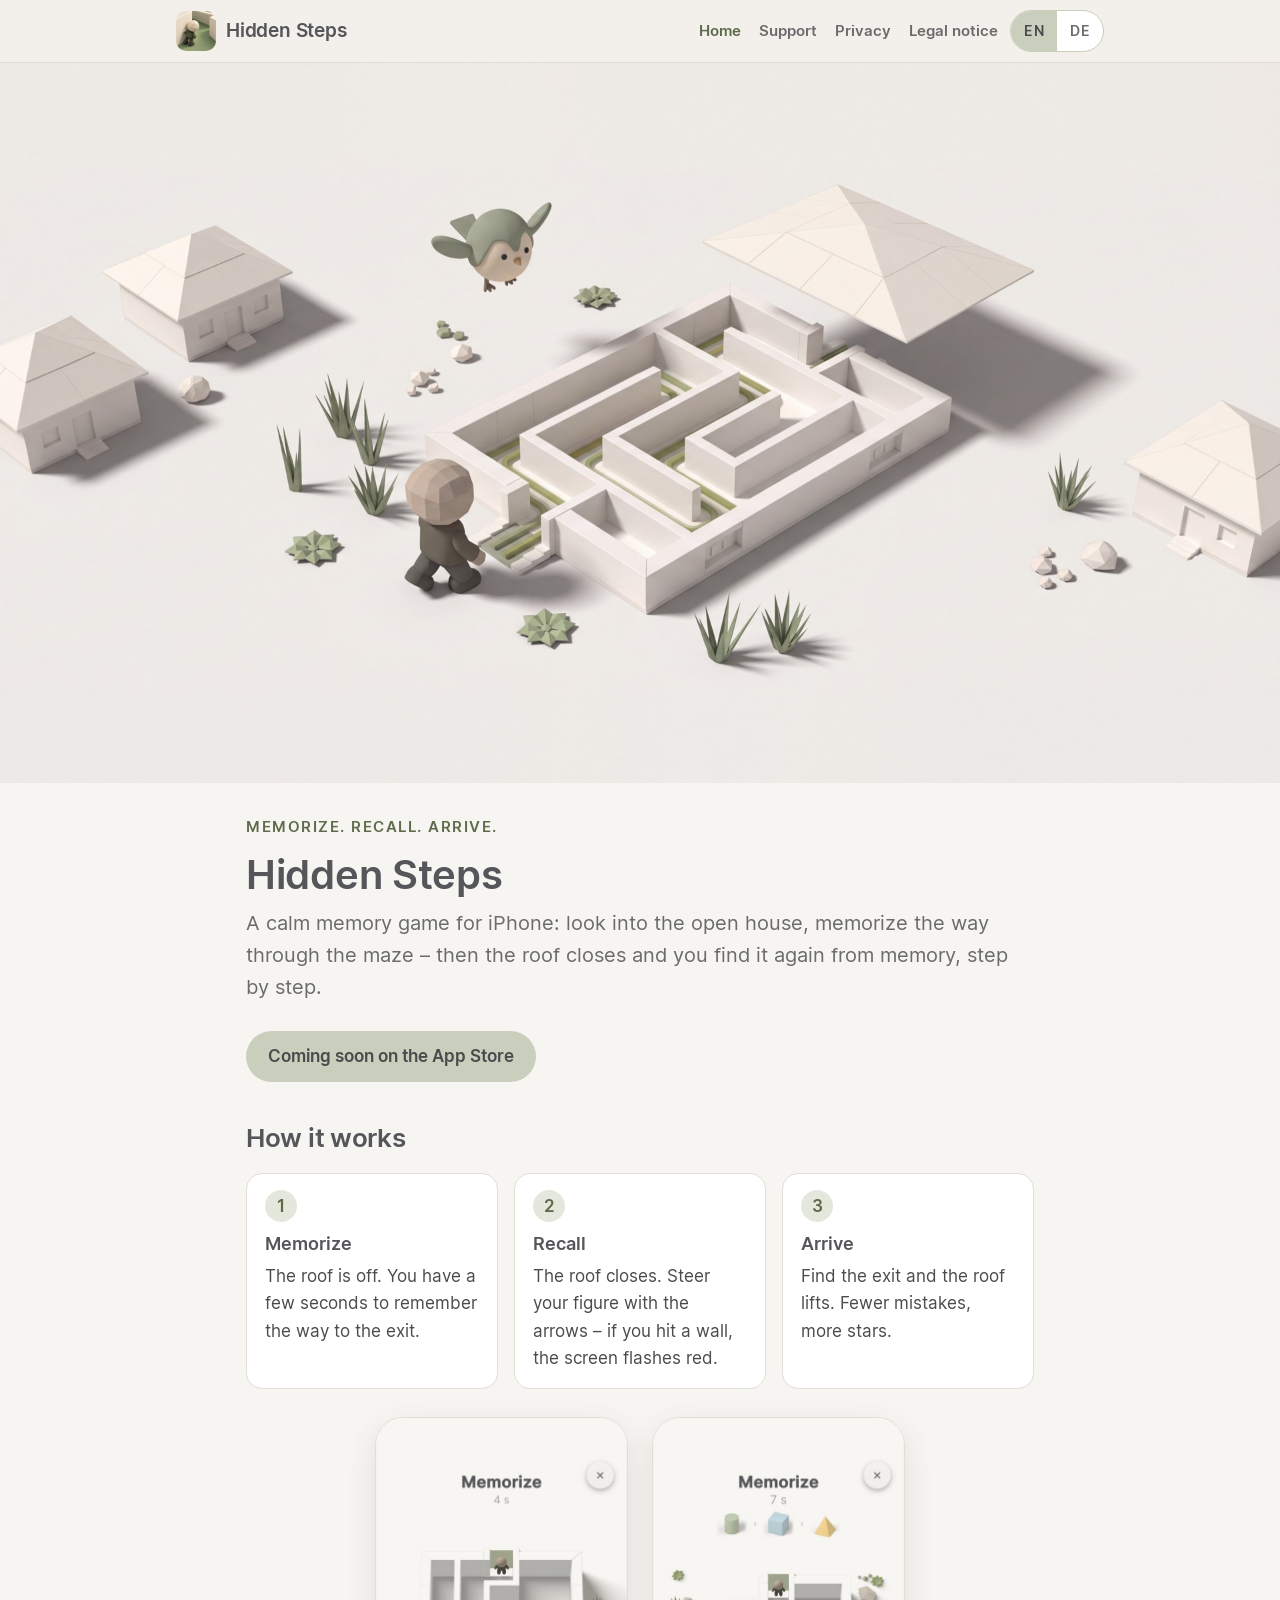
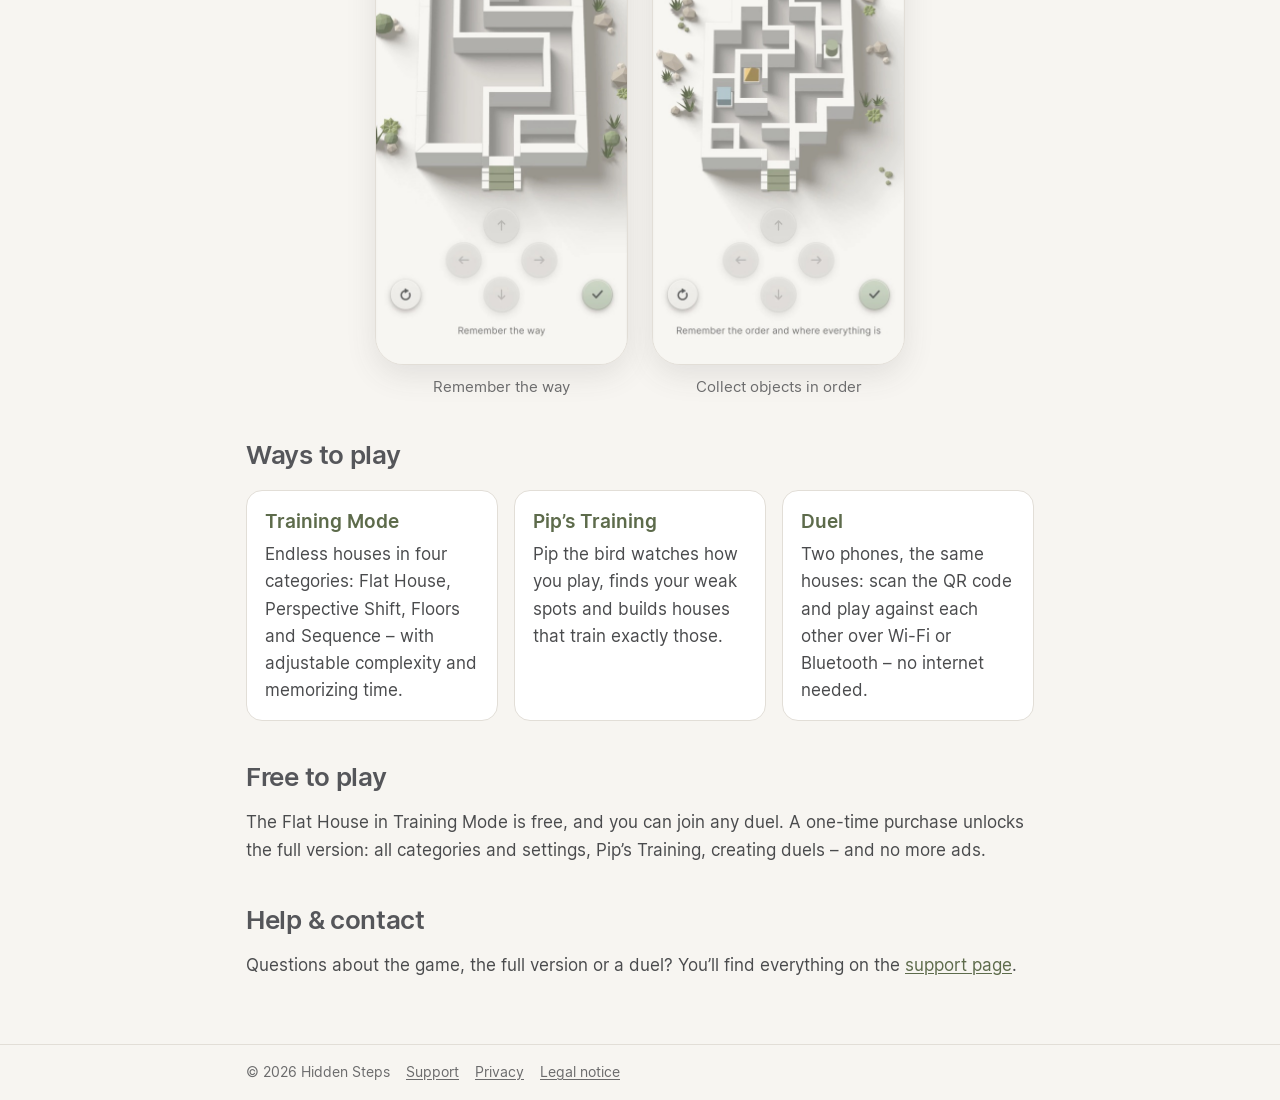
<file: index.html>
<!doctype html>
<html lang="en">
<head>
  <meta charset="utf-8">
  <meta name="viewport" content="width=device-width, initial-scale=1">
  <title>Hidden Steps – Memory Maze</title>
  <meta name="description" content="Hidden Steps – a memory maze for iPhone. Look into the open house, memorize the way, then walk it with the roof closed.">
  <link rel="alternate" hreflang="en" href="https://hiddenstepsmemorymaze.com/">
  <link rel="alternate" hreflang="de" href="https://hiddenstepsmemorymaze.com/de.html">
  <link rel="alternate" hreflang="x-default" href="https://hiddenstepsmemorymaze.com/">
  <link rel="icon" href="assets/favicon.png">
  <link rel="apple-touch-icon" href="assets/apple-touch-icon.png">
  <link rel="stylesheet" href="assets/style.css">
</head>
<body>
  <header class="top">
    <div class="top__inner">
      <a class="top__brand" href="./"><img src="assets/icon.png" alt="">Hidden Steps</a>
      <nav>
        <a href="./" aria-current="page">Home</a>
        <a href="help.html">Support</a>
        <a href="privacy.html">Privacy</a>
        <a href="legal.html">Legal notice</a>
      </nav>
      <div class="lang" role="group" aria-label="Choose language">
        <a href="./" hreflang="en" lang="en" aria-label="English" aria-current="true">EN</a>
        <a href="de.html" hreflang="de" lang="de" aria-label="Deutsch">DE</a>
      </div>
    </div>
  </header>

  <div class="hero">
    <img src="assets/header.jpg" width="1920" height="1080" alt="Hidden Steps – an open maze house with its roof lifted, a small figure walking to the steps and Pip the bird flying above">
  </div>

  <main>
    <p class="motto">Memorize. Recall. Arrive.</p>
    <h1>Hidden Steps</h1>
    <p class="lead">A calm memory game for iPhone: look into the open house, memorize the way through the maze –
      then the roof closes and you find it again from memory, step by step.</p>
    <span class="store">Coming soon on the App Store</span>

    <h2>How it works</h2>
    <ol class="schritte">
      <li><strong>Memorize</strong><p>The roof is off. You have a few seconds to remember the way to the exit.</p></li>
      <li><strong>Recall</strong><p>The roof closes. Steer your figure with the arrows – if you hit a wall, the screen
        flashes red.</p></li>
      <li><strong>Arrive</strong><p>Find the exit and the roof lifts. Fewer mistakes, more stars.</p></li>
    </ol>

    <div class="fotos">
      <figure><img src="assets/shot-memorize.jpg" width="506" height="1100" loading="lazy"
        alt="Hidden Steps screenshot: an open maze house seen from above while memorizing"><figcaption>Remember the way</figcaption></figure>
      <figure><img src="assets/shot-sequence.jpg" width="506" height="1100" loading="lazy"
        alt="Hidden Steps screenshot: a maze house with a cylinder, a cube and a pyramid to collect in order"><figcaption>Collect objects in order</figcaption></figure>
    </div>

    <h2>Ways to play</h2>
    <div class="cards">
      <div class="card"><strong>Training Mode</strong><p>Endless houses in four categories: Flat House, Perspective Shift,
        Floors and Sequence – with adjustable complexity and memorizing time.</p></div>
      <div class="card"><strong>Pip’s Training</strong><p>Pip the bird watches how you play, finds your weak spots and builds
        houses that train exactly those.</p></div>
      <div class="card"><strong>Duel</strong><p>Two phones, the same houses: scan the QR code and play against each other over
        Wi-Fi or Bluetooth – no internet needed.</p></div>
    </div>

    <h2>Free to play</h2>
    <p>The Flat House in Training Mode is free, and you can join any duel. A one-time purchase unlocks the full version:
      all categories and settings, Pip’s Training, creating duels – and no more ads.</p>

    <h2>Help &amp; contact</h2>
    <p>Questions about the game, the full version or a duel? You’ll find everything on the <a href="help.html">support page</a>.</p>
  </main>

  <footer>
    <div class="inner">
      <span>© 2026 Hidden Steps</span>
      <a href="help.html">Support</a>
      <a href="privacy.html">Privacy</a>
      <a href="legal.html">Legal notice</a>
    </div>
  </footer>
</body>
</html>
</file>
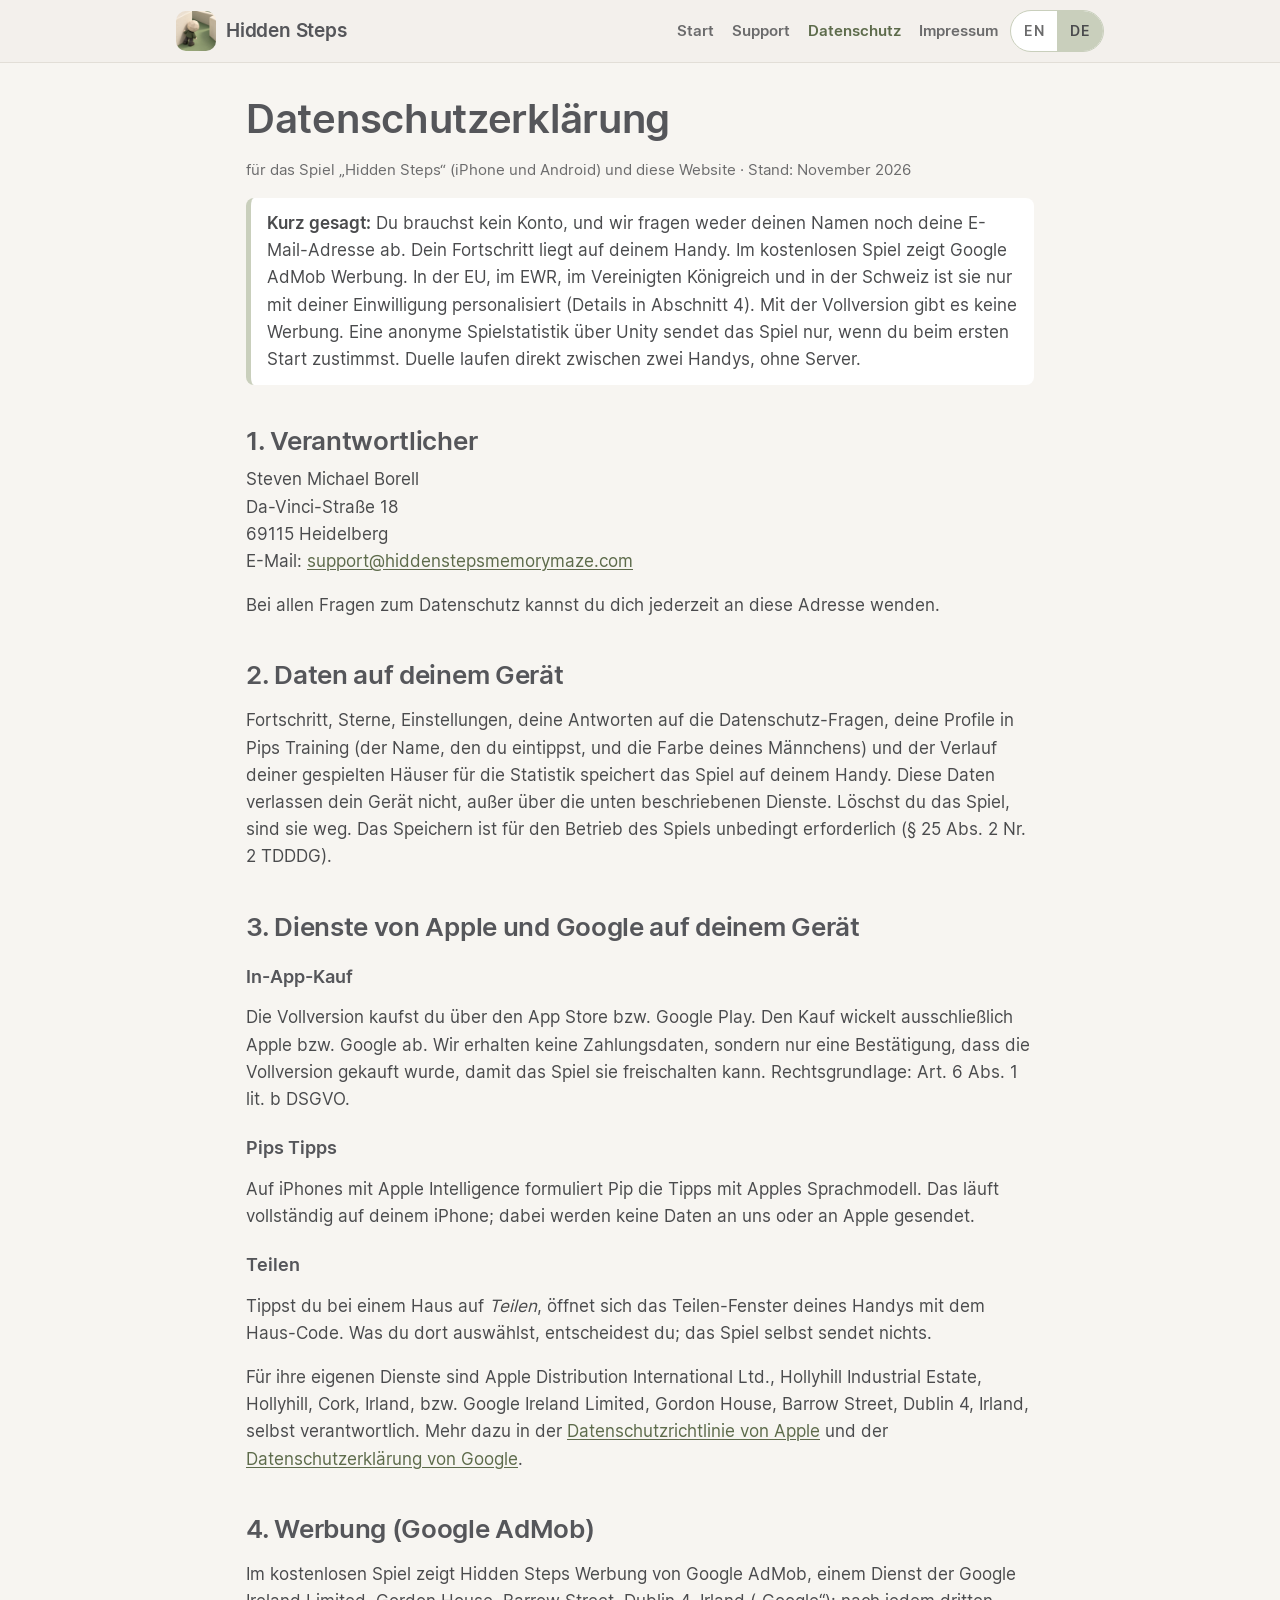
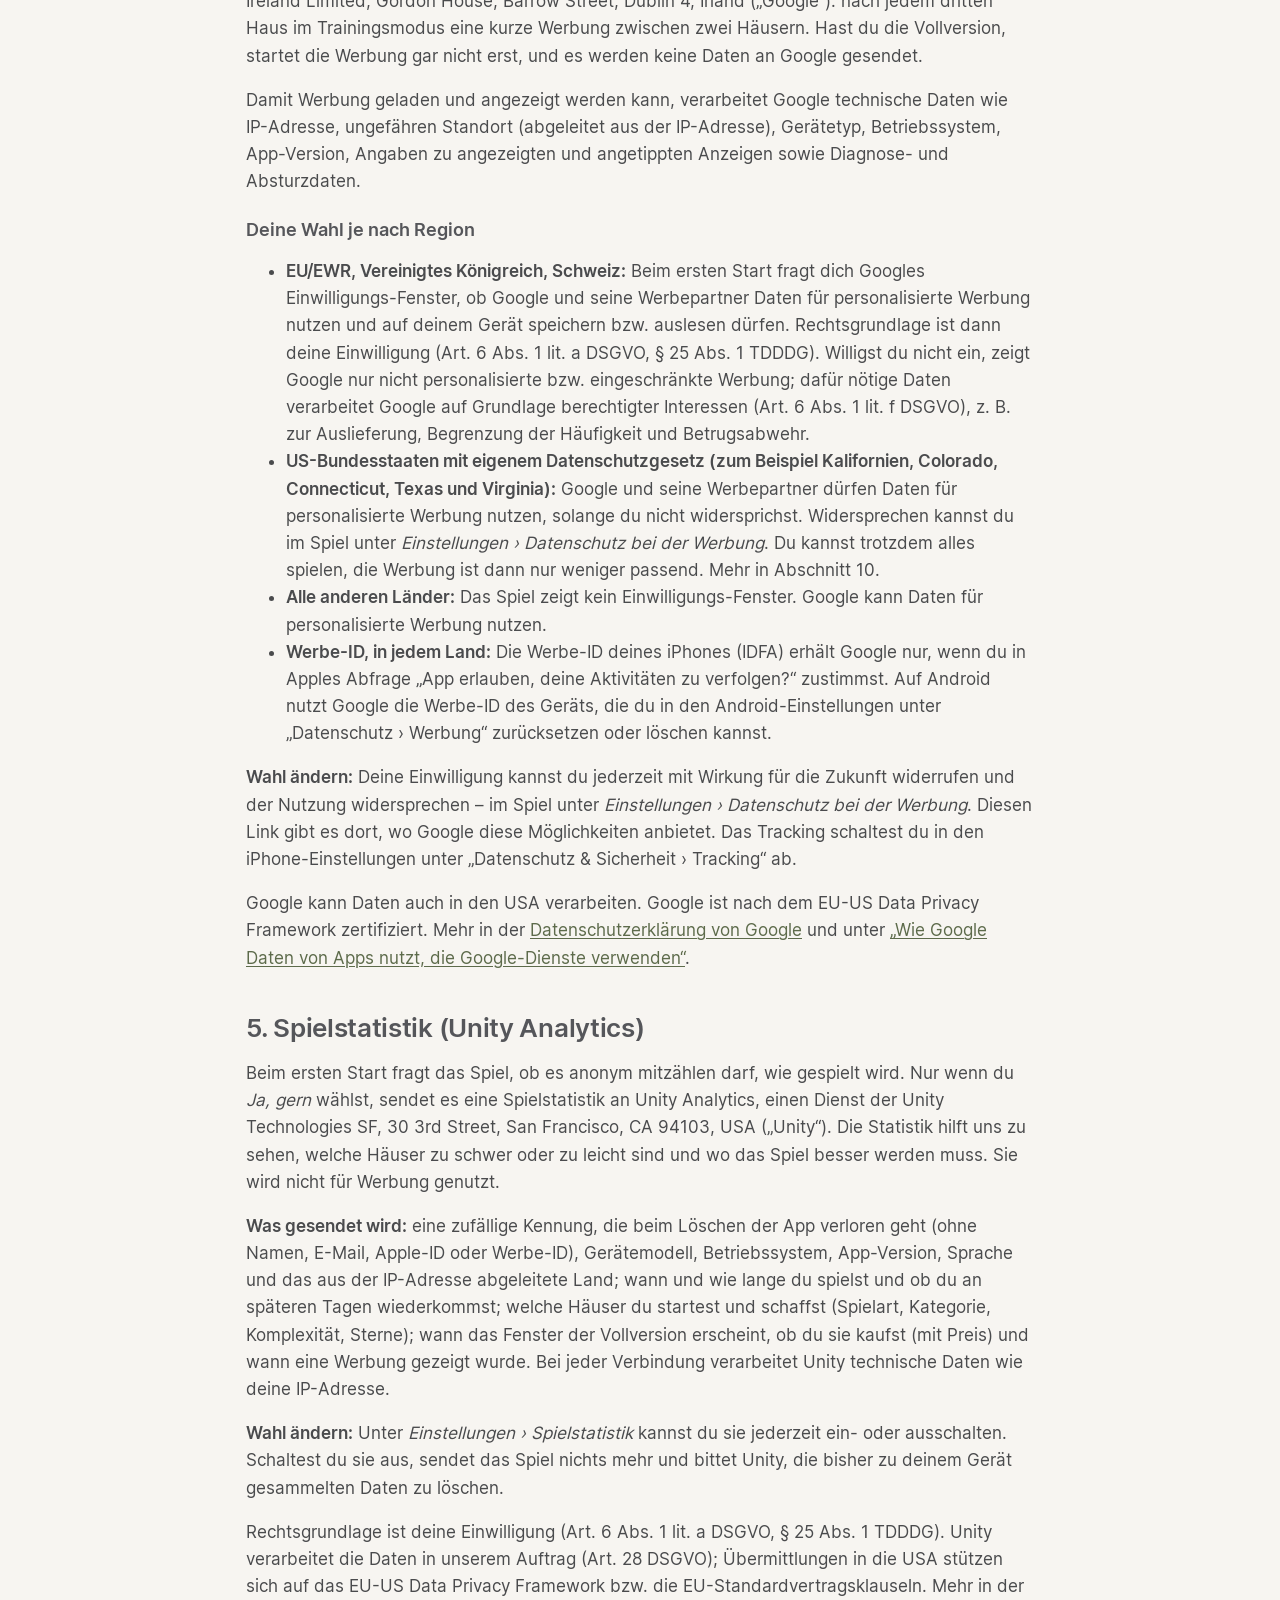
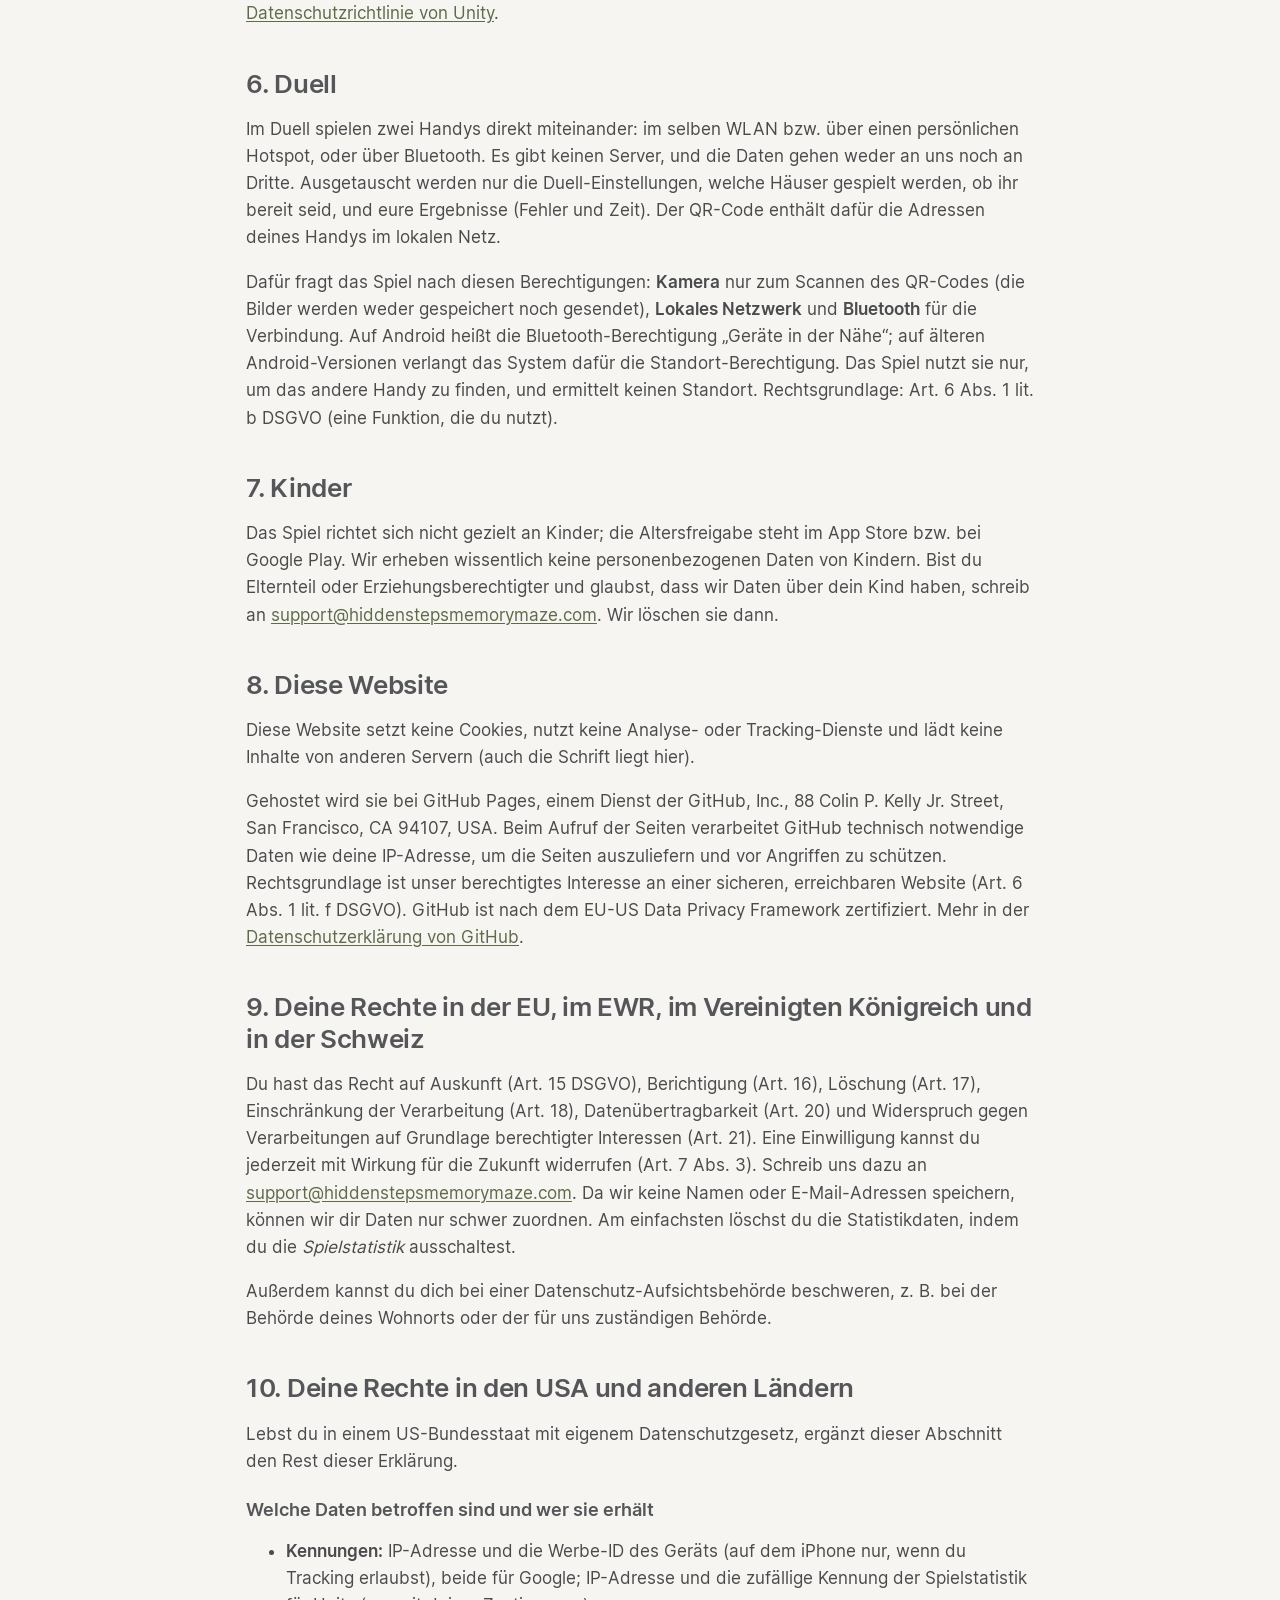
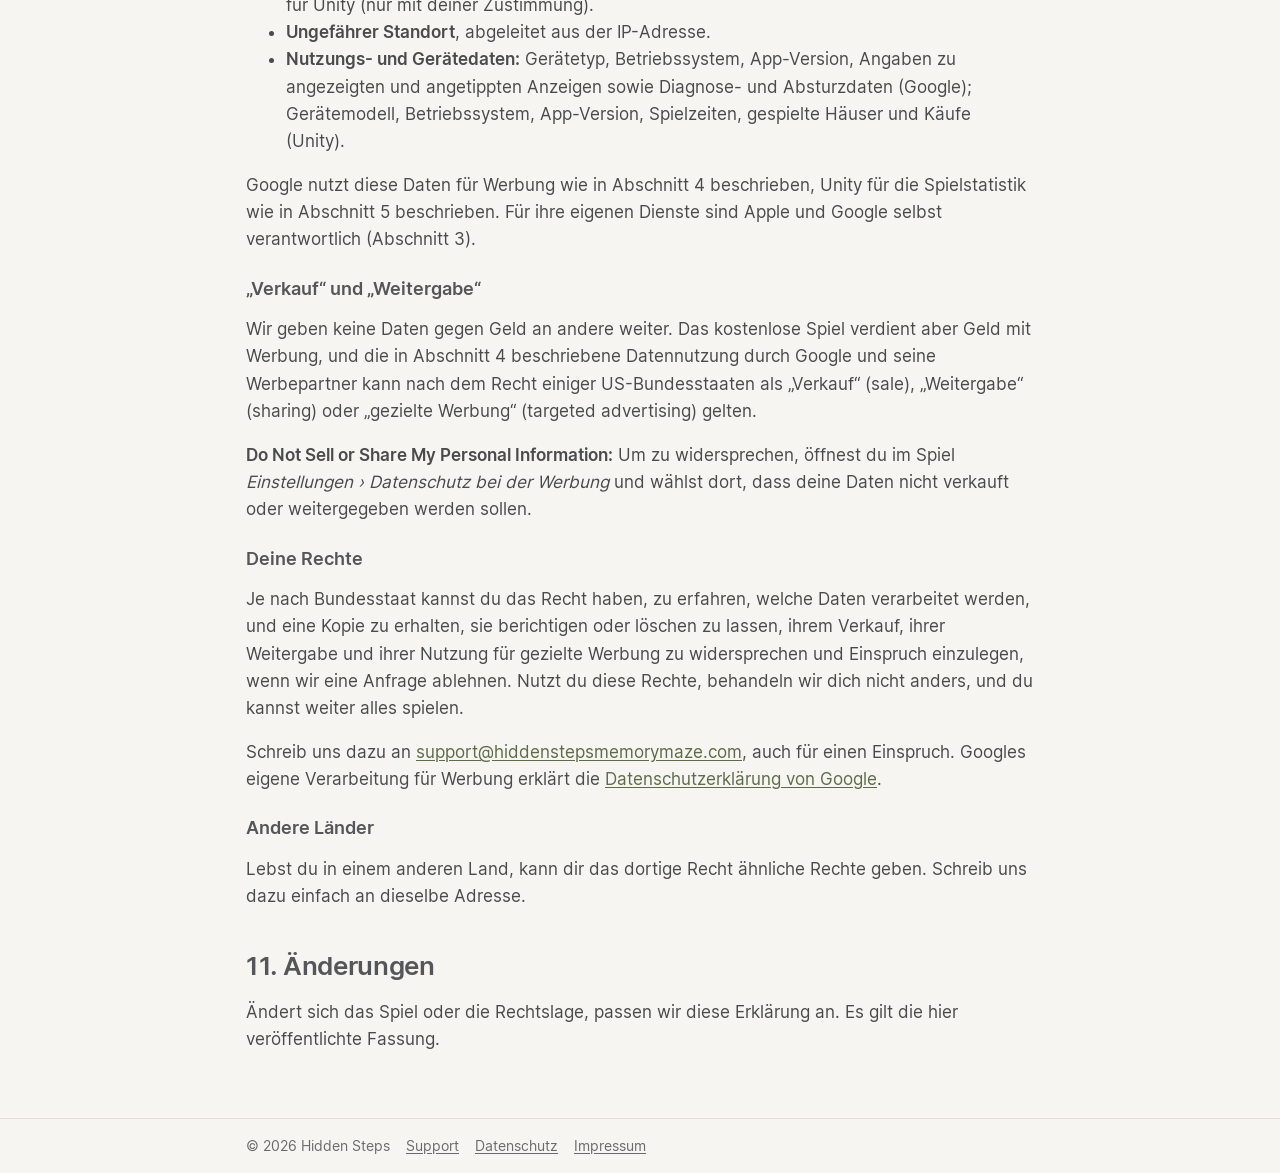
<file: datenschutz.html>
<!doctype html>
<html lang="de">
<head>
  <meta charset="utf-8">
  <meta name="viewport" content="width=device-width, initial-scale=1">
  <title>Datenschutzerklärung – Hidden Steps</title>
  <link rel="alternate" hreflang="en" href="https://hiddenstepsmemorymaze.com/privacy.html">
  <link rel="alternate" hreflang="de" href="https://hiddenstepsmemorymaze.com/datenschutz.html">
  <link rel="alternate" hreflang="x-default" href="https://hiddenstepsmemorymaze.com/privacy.html">
  <link rel="icon" href="assets/favicon.png">
  <link rel="apple-touch-icon" href="assets/apple-touch-icon.png">
  <link rel="stylesheet" href="assets/style.css">
</head>
<body>
  <header class="top">
    <div class="top__inner">
      <a class="top__brand" href="de.html"><img src="assets/icon.png" alt="">Hidden Steps</a>
      <nav>
        <a href="de.html">Start</a>
        <a href="support.html">Support</a>
        <a href="datenschutz.html" aria-current="page">Datenschutz</a>
        <a href="impressum.html">Impressum</a>
      </nav>
      <div class="lang" role="group" aria-label="Sprache wählen">
        <a href="privacy.html" hreflang="en" lang="en" aria-label="English">EN</a>
        <a href="datenschutz.html" hreflang="de" lang="de" aria-label="Deutsch" aria-current="true">DE</a>
      </div>
    </div>
  </header>

  <main>
    <h1>Datenschutzerklärung</h1>
    <p class="stand">für das Spiel „Hidden Steps“ (iPhone und Android) und diese Website · Stand: November 2026</p>

    <div class="box">
      <strong>Kurz gesagt:</strong> Du brauchst kein Konto, und wir fragen weder deinen Namen noch deine E-Mail-Adresse ab.
      Dein Fortschritt liegt auf deinem Handy. Im kostenlosen Spiel zeigt Google AdMob Werbung. In der EU, im EWR, im
      Vereinigten Königreich und in der Schweiz ist sie nur mit deiner Einwilligung personalisiert (Details in Abschnitt 4).
      Mit der Vollversion gibt es keine Werbung. Eine anonyme Spielstatistik über Unity sendet das Spiel nur, wenn du beim
      ersten Start zustimmst. Duelle laufen direkt zwischen zwei Handys, ohne Server.
    </div>

    <h2>1. Verantwortlicher</h2>
    <address>
      Steven Michael Borell<br>
      Da-Vinci-Straße 18<br>
      69115 Heidelberg<br>
      E-Mail: <a href="mailto:support@hiddenstepsmemorymaze.com">support@hiddenstepsmemorymaze.com</a>
    </address>
    <p>Bei allen Fragen zum Datenschutz kannst du dich jederzeit an diese Adresse wenden.</p>

    <h2>2. Daten auf deinem Gerät</h2>
    <p>Fortschritt, Sterne, Einstellungen, deine Antworten auf die Datenschutz-Fragen, deine Profile in Pips Training (der
      Name, den du eintippst, und die Farbe deines Männchens) und der Verlauf deiner gespielten Häuser für die Statistik
      speichert das Spiel auf deinem Handy. Diese Daten verlassen dein Gerät nicht, außer über die unten beschriebenen
      Dienste. Löschst du das Spiel, sind sie weg. Das Speichern ist für den Betrieb des Spiels unbedingt erforderlich
      (§ 25 Abs. 2 Nr. 2 TDDDG).</p>

    <h2>3. Dienste von Apple und Google auf deinem Gerät</h2>
    <h3>In-App-Kauf</h3>
    <p>Die Vollversion kaufst du über den App Store bzw. Google Play. Den Kauf wickelt ausschließlich Apple bzw. Google ab. Wir
      erhalten keine Zahlungsdaten, sondern nur eine Bestätigung, dass die Vollversion gekauft wurde, damit das Spiel sie
      freischalten kann. Rechtsgrundlage: Art. 6 Abs. 1 lit. b DSGVO.</p>
    <h3>Pips Tipps</h3>
    <p>Auf iPhones mit Apple Intelligence formuliert Pip die Tipps mit Apples Sprachmodell. Das läuft vollständig auf deinem
      iPhone; dabei werden keine Daten an uns oder an Apple gesendet.</p>
    <h3>Teilen</h3>
    <p>Tippst du bei einem Haus auf <em>Teilen</em>, öffnet sich das Teilen-Fenster deines Handys mit dem Haus-Code. Was du
      dort auswählst, entscheidest du; das Spiel selbst sendet nichts.</p>
    <p>Für ihre eigenen Dienste sind Apple Distribution International Ltd., Hollyhill Industrial Estate, Hollyhill, Cork,
      Irland, bzw. Google Ireland Limited, Gordon House, Barrow Street, Dublin 4, Irland, selbst verantwortlich. Mehr dazu in
      der <a href="https://www.apple.com/de/legal/privacy/" rel="noopener">Datenschutzrichtlinie von Apple</a> und der
      <a href="https://policies.google.com/privacy?hl=de" rel="noopener">Datenschutzerklärung von Google</a>.</p>

    <h2>4. Werbung (Google AdMob)</h2>
    <p>Im kostenlosen Spiel zeigt Hidden Steps Werbung von Google AdMob, einem Dienst der Google Ireland Limited, Gordon House,
      Barrow Street, Dublin 4, Irland („Google“): nach jedem dritten Haus im Trainingsmodus eine kurze Werbung zwischen zwei
      Häusern. Hast du die Vollversion, startet die Werbung gar nicht erst, und es werden keine Daten an Google gesendet.</p>
    <p>Damit Werbung geladen und angezeigt werden kann, verarbeitet Google technische Daten wie IP-Adresse, ungefähren
      Standort (abgeleitet aus der IP-Adresse), Gerätetyp, Betriebssystem, App-Version, Angaben zu angezeigten und
      angetippten Anzeigen sowie Diagnose- und Absturzdaten.</p>
    <h3>Deine Wahl je nach Region</h3>
    <ul>
      <li><strong>EU/EWR, Vereinigtes Königreich, Schweiz:</strong> Beim ersten Start fragt dich Googles Einwilligungs-Fenster,
        ob Google und seine Werbepartner Daten für personalisierte Werbung nutzen und auf deinem Gerät speichern bzw. auslesen
        dürfen. Rechtsgrundlage ist dann deine Einwilligung (Art. 6 Abs. 1 lit. a DSGVO, § 25 Abs. 1 TDDDG). Willigst du
        nicht ein, zeigt Google nur nicht personalisierte bzw. eingeschränkte Werbung; dafür nötige Daten verarbeitet Google
        auf Grundlage berechtigter Interessen (Art. 6 Abs. 1 lit. f DSGVO), z. B. zur Auslieferung, Begrenzung der Häufigkeit
        und Betrugsabwehr.</li>
      <li><strong>US-Bundesstaaten mit eigenem Datenschutzgesetz (zum Beispiel Kalifornien, Colorado, Connecticut, Texas und
        Virginia):</strong> Google und seine Werbepartner dürfen Daten für personalisierte Werbung nutzen, solange du nicht
        widersprichst. Widersprechen kannst du im Spiel unter <em>Einstellungen › Datenschutz bei der Werbung</em>. Du kannst
        trotzdem alles spielen, die Werbung ist dann nur weniger passend. Mehr in Abschnitt 10.</li>
      <li><strong>Alle anderen Länder:</strong> Das Spiel zeigt kein Einwilligungs-Fenster. Google kann Daten für personalisierte
        Werbung nutzen.</li>
      <li><strong>Werbe-ID, in jedem Land:</strong> Die Werbe-ID deines iPhones (IDFA) erhält Google nur, wenn du in Apples
        Abfrage „App erlauben, deine Aktivitäten zu verfolgen?“ zustimmst. Auf Android nutzt Google die Werbe-ID des Geräts,
        die du in den Android-Einstellungen unter „Datenschutz › Werbung“ zurücksetzen oder löschen kannst.</li>
    </ul>
    <p><strong>Wahl ändern:</strong> Deine Einwilligung kannst du jederzeit mit Wirkung für die Zukunft widerrufen und der
      Nutzung widersprechen – im Spiel unter <em>Einstellungen › Datenschutz bei der Werbung</em>. Diesen Link gibt es dort, wo
      Google diese Möglichkeiten anbietet. Das Tracking schaltest du in den iPhone-Einstellungen unter „Datenschutz &amp;
      Sicherheit › Tracking“ ab.</p>
    <p>Google kann Daten auch in den USA verarbeiten. Google ist nach dem EU-US Data Privacy Framework zertifiziert. Mehr in der
      <a href="https://policies.google.com/privacy?hl=de" rel="noopener">Datenschutzerklärung von Google</a> und unter
      <a href="https://policies.google.com/technologies/partner-sites?hl=de" rel="noopener">„Wie Google Daten von Apps nutzt, die Google-Dienste verwenden“</a>.</p>

    <h2>5. Spielstatistik (Unity Analytics)</h2>
    <p>Beim ersten Start fragt das Spiel, ob es anonym mitzählen darf, wie gespielt wird. Nur wenn du <em>Ja, gern</em> wählst,
      sendet es eine Spielstatistik an Unity Analytics, einen Dienst der Unity Technologies SF, 30 3rd Street, San Francisco,
      CA 94103, USA („Unity“). Die Statistik hilft uns zu sehen, welche Häuser zu schwer oder zu leicht sind und wo das Spiel
      besser werden muss. Sie wird nicht für Werbung genutzt.</p>
    <p><strong>Was gesendet wird:</strong> eine zufällige Kennung, die beim Löschen der App verloren geht (ohne Namen, E-Mail,
      Apple-ID oder Werbe-ID), Gerätemodell, Betriebssystem, App-Version, Sprache und das aus der IP-Adresse abgeleitete Land;
      wann und wie lange du spielst und ob du an späteren Tagen wiederkommst; welche Häuser du startest und schaffst (Spielart,
      Kategorie, Komplexität, Sterne); wann das Fenster der Vollversion erscheint, ob du sie kaufst (mit Preis) und wann eine
      Werbung gezeigt wurde. Bei jeder Verbindung verarbeitet Unity technische Daten wie deine IP-Adresse.</p>
    <p><strong>Wahl ändern:</strong> Unter <em>Einstellungen › Spielstatistik</em> kannst du sie jederzeit ein- oder ausschalten.
      Schaltest du sie aus, sendet das Spiel nichts mehr und bittet Unity, die bisher zu deinem Gerät gesammelten Daten zu
      löschen.</p>
    <p>Rechtsgrundlage ist deine Einwilligung (Art. 6 Abs. 1 lit. a DSGVO, § 25 Abs. 1 TDDDG). Unity verarbeitet die Daten in
      unserem Auftrag (Art. 28 DSGVO); Übermittlungen in die USA stützen sich auf das EU-US Data Privacy Framework bzw. die
      EU-Standardvertragsklauseln. Mehr in der <a href="https://unity.com/legal/privacy-policy" rel="noopener">Datenschutzrichtlinie
      von Unity</a>.</p>

    <h2>6. Duell</h2>
    <p>Im Duell spielen zwei Handys direkt miteinander: im selben WLAN bzw. über einen persönlichen Hotspot, oder über
      Bluetooth. Es gibt keinen Server, und die Daten gehen weder an uns noch an Dritte. Ausgetauscht werden nur die
      Duell-Einstellungen, welche Häuser gespielt werden, ob ihr bereit seid, und eure Ergebnisse (Fehler und Zeit). Der
      QR-Code enthält dafür die Adressen deines Handys im lokalen Netz.</p>
    <p>Dafür fragt das Spiel nach diesen Berechtigungen: <strong>Kamera</strong> nur zum Scannen des QR-Codes (die Bilder werden
      weder gespeichert noch gesendet), <strong>Lokales Netzwerk</strong> und <strong>Bluetooth</strong> für die Verbindung. Auf
      Android heißt die Bluetooth-Berechtigung „Geräte in der Nähe“; auf älteren Android-Versionen verlangt das System dafür
      die Standort-Berechtigung. Das Spiel nutzt sie nur, um das andere Handy zu finden, und ermittelt keinen Standort.
      Rechtsgrundlage: Art. 6 Abs. 1 lit. b DSGVO (eine Funktion, die du nutzt).</p>

    <h2>7. Kinder</h2>
    <p>Das Spiel richtet sich nicht gezielt an Kinder; die Altersfreigabe steht im App Store bzw. bei Google Play. Wir erheben
      wissentlich keine personenbezogenen Daten von Kindern. Bist du Elternteil oder Erziehungsberechtigter und glaubst, dass
      wir Daten über dein Kind haben, schreib an <a href="mailto:support@hiddenstepsmemorymaze.com">support@hiddenstepsmemorymaze.com</a>. Wir löschen sie dann.</p>

    <h2>8. Diese Website</h2>
    <p>Diese Website setzt keine Cookies, nutzt keine Analyse- oder Tracking-Dienste und lädt keine Inhalte von anderen
      Servern (auch die Schrift liegt hier).</p>
    <p>Gehostet wird sie bei GitHub Pages, einem Dienst der GitHub, Inc., 88 Colin P. Kelly Jr. Street, San Francisco,
      CA 94107, USA. Beim Aufruf der Seiten verarbeitet GitHub technisch notwendige Daten wie deine IP-Adresse, um die Seiten
      auszuliefern und vor Angriffen zu schützen. Rechtsgrundlage ist unser berechtigtes Interesse an einer sicheren,
      erreichbaren Website (Art. 6 Abs. 1 lit. f DSGVO). GitHub ist nach dem EU-US Data Privacy Framework zertifiziert. Mehr
      in der <a href="https://docs.github.com/de/site-policy/privacy-policies/github-general-privacy-statement" rel="noopener">Datenschutzerklärung von GitHub</a>.</p>

    <h2>9. Deine Rechte in der EU, im EWR, im Vereinigten Königreich und in der Schweiz</h2>
    <p>Du hast das Recht auf Auskunft (Art. 15 DSGVO), Berichtigung (Art. 16), Löschung (Art. 17), Einschränkung der
      Verarbeitung (Art. 18), Datenübertragbarkeit (Art. 20) und Widerspruch gegen Verarbeitungen auf Grundlage berechtigter
      Interessen (Art. 21). Eine Einwilligung kannst du jederzeit mit Wirkung für die Zukunft widerrufen (Art. 7 Abs. 3).
      Schreib uns dazu an <a href="mailto:support@hiddenstepsmemorymaze.com">support@hiddenstepsmemorymaze.com</a>. Da wir keine Namen oder E-Mail-Adressen speichern, können wir dir Daten nur
      schwer zuordnen. Am einfachsten löschst du die Statistikdaten, indem du die <em>Spielstatistik</em> ausschaltest.</p>
    <p>Außerdem kannst du dich bei einer Datenschutz-Aufsichtsbehörde beschweren, z. B. bei der Behörde deines Wohnorts
      oder der für uns zuständigen Behörde.</p>

    <h2>10. Deine Rechte in den USA und anderen Ländern</h2>
    <p>Lebst du in einem US-Bundesstaat mit eigenem Datenschutzgesetz, ergänzt dieser Abschnitt den Rest dieser Erklärung.</p>
    <h3>Welche Daten betroffen sind und wer sie erhält</h3>
    <ul>
      <li><strong>Kennungen:</strong> IP-Adresse und die Werbe-ID des Geräts (auf dem iPhone nur, wenn du Tracking erlaubst),
        beide für Google; IP-Adresse und die zufällige Kennung der Spielstatistik für Unity (nur mit deiner Zustimmung).</li>
      <li><strong>Ungefährer Standort</strong>, abgeleitet aus der IP-Adresse.</li>
      <li><strong>Nutzungs- und Gerätedaten:</strong> Gerätetyp, Betriebssystem, App-Version, Angaben zu angezeigten und
        angetippten Anzeigen sowie Diagnose- und Absturzdaten (Google); Gerätemodell, Betriebssystem, App-Version, Spielzeiten,
        gespielte Häuser und Käufe (Unity).</li>
    </ul>
    <p>Google nutzt diese Daten für Werbung wie in Abschnitt 4 beschrieben, Unity für die Spielstatistik wie in Abschnitt 5
      beschrieben. Für ihre eigenen Dienste sind Apple und Google selbst verantwortlich (Abschnitt 3).</p>
    <h3>„Verkauf“ und „Weitergabe“</h3>
    <p>Wir geben keine Daten gegen Geld an andere weiter. Das kostenlose Spiel verdient aber Geld mit Werbung, und die in
      Abschnitt 4 beschriebene Datennutzung durch Google und seine Werbepartner kann nach dem Recht einiger US-Bundesstaaten als
      „Verkauf“ (sale), „Weitergabe“ (sharing) oder „gezielte Werbung“ (targeted advertising) gelten.</p>
    <p><strong>Do Not Sell or Share My Personal Information:</strong> Um zu widersprechen, öffnest du im Spiel
      <em>Einstellungen › Datenschutz bei der Werbung</em> und wählst dort, dass deine Daten nicht verkauft oder weitergegeben
      werden sollen.</p>
    <h3>Deine Rechte</h3>
    <p>Je nach Bundesstaat kannst du das Recht haben, zu erfahren, welche Daten verarbeitet werden, und eine Kopie zu erhalten,
      sie berichtigen oder löschen zu lassen, ihrem Verkauf, ihrer Weitergabe und ihrer Nutzung für gezielte Werbung zu
      widersprechen und Einspruch einzulegen, wenn wir eine Anfrage ablehnen. Nutzt du diese Rechte, behandeln wir dich nicht
      anders, und du kannst weiter alles spielen.</p>
    <p>Schreib uns dazu an <a href="mailto:support@hiddenstepsmemorymaze.com">support@hiddenstepsmemorymaze.com</a>, auch für einen Einspruch. Googles eigene Verarbeitung für Werbung erklärt die
      <a href="https://policies.google.com/privacy?hl=de" rel="noopener">Datenschutzerklärung von Google</a>.</p>
    <h3>Andere Länder</h3>
    <p>Lebst du in einem anderen Land, kann dir das dortige Recht ähnliche Rechte geben. Schreib uns dazu einfach an dieselbe
      Adresse.</p>

    <h2>11. Änderungen</h2>
    <p>Ändert sich das Spiel oder die Rechtslage, passen wir diese Erklärung an. Es gilt die hier veröffentlichte Fassung.</p>
  </main>

  <footer>
    <div class="inner">
      <span>© 2026 Hidden Steps</span>
      <a href="support.html">Support</a>
      <a href="datenschutz.html">Datenschutz</a>
      <a href="impressum.html">Impressum</a>
    </div>
  </footer>
</body>
</html>
</file>
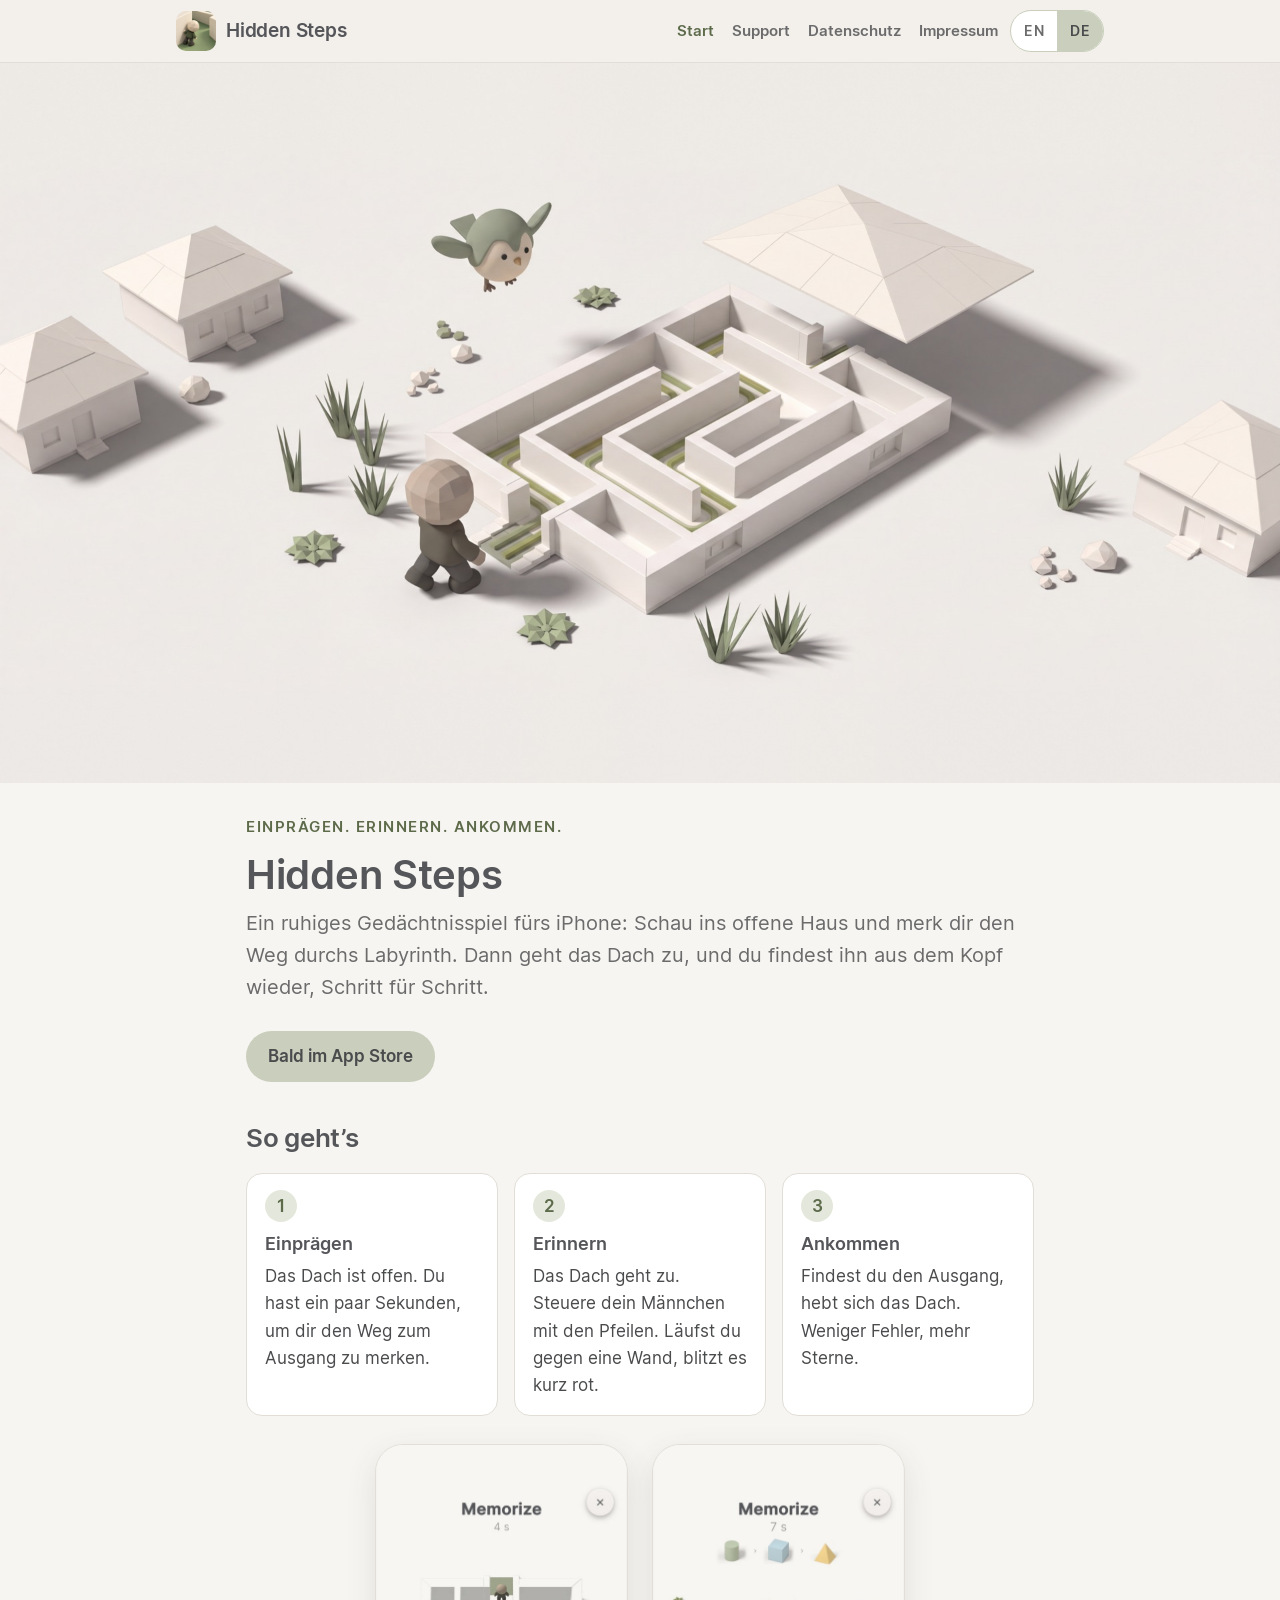
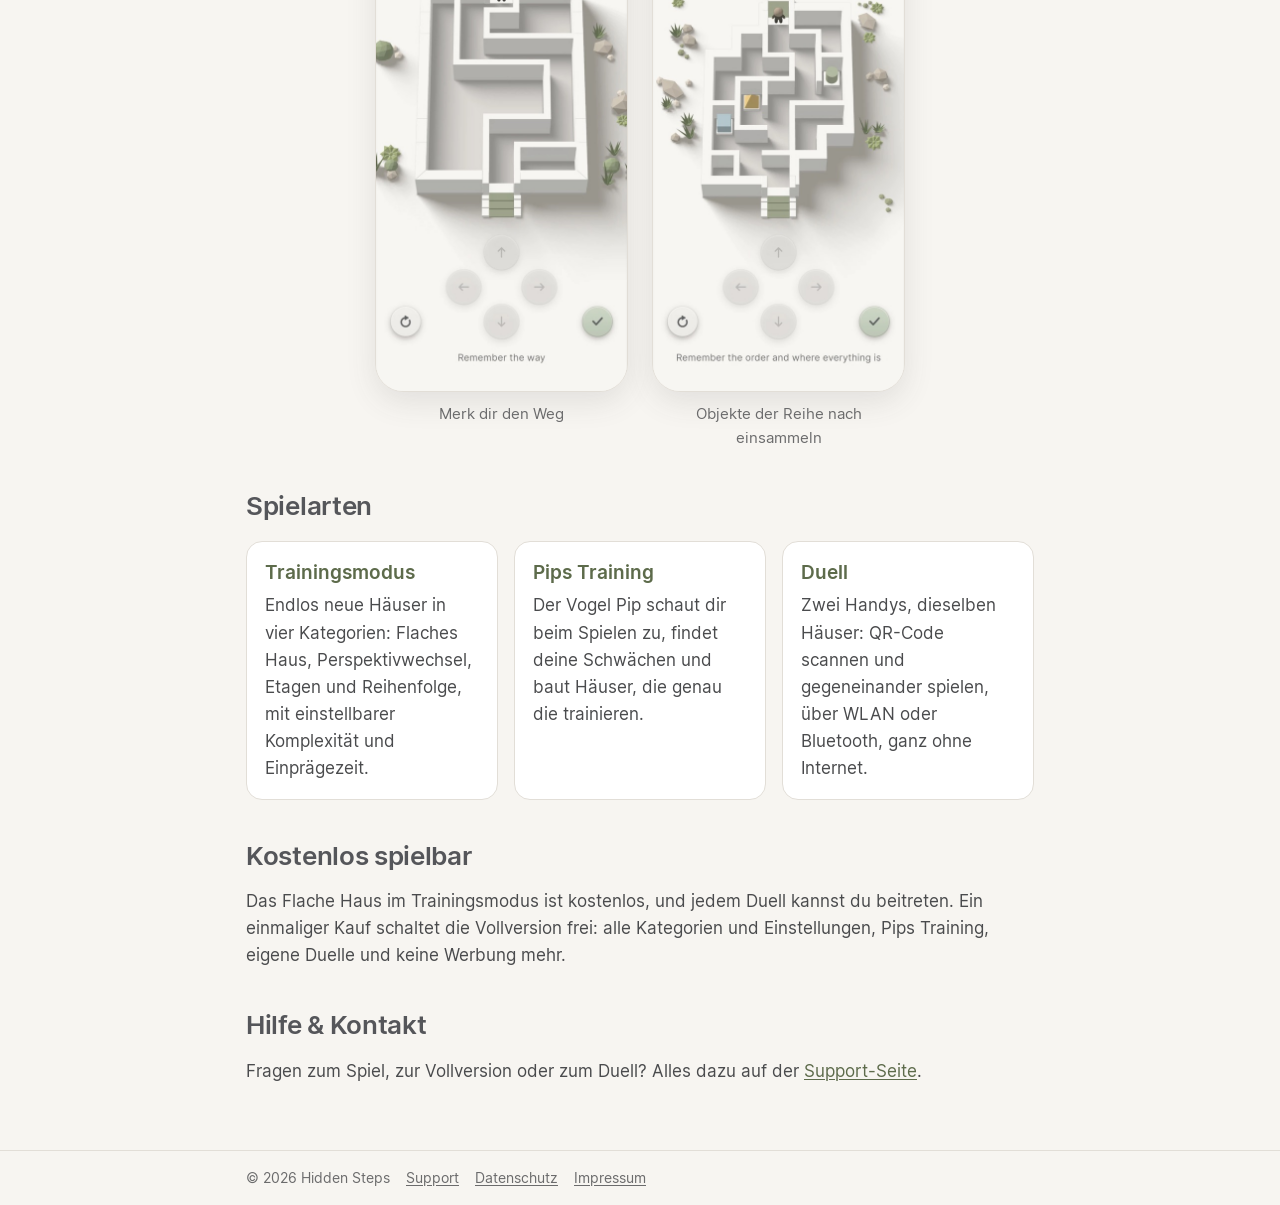
<file: de.html>
<!doctype html>
<html lang="de">
<head>
  <meta charset="utf-8">
  <meta name="viewport" content="width=device-width, initial-scale=1">
  <title>Hidden Steps – Memory Maze</title>
  <meta name="description" content="Hidden Steps – ein Gedächtnis-Labyrinth fürs iPhone. Schau ins offene Haus, merk dir den Weg und lauf ihn dann bei geschlossenem Dach.">
  <link rel="alternate" hreflang="en" href="https://hiddenstepsmemorymaze.com/">
  <link rel="alternate" hreflang="de" href="https://hiddenstepsmemorymaze.com/de.html">
  <link rel="alternate" hreflang="x-default" href="https://hiddenstepsmemorymaze.com/">
  <link rel="icon" href="assets/favicon.png">
  <link rel="apple-touch-icon" href="assets/apple-touch-icon.png">
  <link rel="stylesheet" href="assets/style.css">
</head>
<body>
  <header class="top">
    <div class="top__inner">
      <a class="top__brand" href="de.html"><img src="assets/icon.png" alt="">Hidden Steps</a>
      <nav>
        <a href="de.html" aria-current="page">Start</a>
        <a href="support.html">Support</a>
        <a href="datenschutz.html">Datenschutz</a>
        <a href="impressum.html">Impressum</a>
      </nav>
      <div class="lang" role="group" aria-label="Sprache wählen">
        <a href="./" hreflang="en" lang="en" aria-label="English">EN</a>
        <a href="de.html" hreflang="de" lang="de" aria-label="Deutsch" aria-current="true">DE</a>
      </div>
    </div>
  </header>

  <div class="hero">
    <img src="assets/header.jpg" width="1920" height="1080" alt="Hidden Steps – ein offenes Labyrinth-Haus mit abgehobenem Dach, ein kleines Männchen läuft zur Treppe, darüber fliegt der Vogel Pip">
  </div>

  <main>
    <p class="motto">Einprägen. Erinnern. Ankommen.</p>
    <h1>Hidden Steps</h1>
    <p class="lead">Ein ruhiges Gedächtnisspiel fürs iPhone: Schau ins offene Haus und merk dir den Weg durchs Labyrinth.
      Dann geht das Dach zu, und du findest ihn aus dem Kopf wieder, Schritt für Schritt.</p>
    <span class="store">Bald im App Store</span>

    <h2>So geht’s</h2>
    <ol class="schritte">
      <li><strong>Einprägen</strong><p>Das Dach ist offen. Du hast ein paar Sekunden, um dir den Weg zum Ausgang zu merken.</p></li>
      <li><strong>Erinnern</strong><p>Das Dach geht zu. Steuere dein Männchen mit den Pfeilen. Läufst du gegen eine Wand,
        blitzt es kurz rot.</p></li>
      <li><strong>Ankommen</strong><p>Findest du den Ausgang, hebt sich das Dach. Weniger Fehler, mehr Sterne.</p></li>
    </ol>

    <div class="fotos">
      <figure><img src="assets/shot-memorize.jpg" width="506" height="1100" loading="lazy"
        alt="Bildschirmfoto aus Hidden Steps: ein offenes Labyrinth-Haus von oben beim Einprägen"><figcaption>Merk dir den Weg</figcaption></figure>
      <figure><img src="assets/shot-sequence.jpg" width="506" height="1100" loading="lazy"
        alt="Bildschirmfoto aus Hidden Steps: ein Labyrinth-Haus mit Zylinder, Würfel und Pyramide, die man der Reihe nach einsammelt"><figcaption>Objekte der Reihe nach einsammeln</figcaption></figure>
    </div>

    <h2>Spielarten</h2>
    <div class="cards">
      <div class="card"><strong>Trainingsmodus</strong><p>Endlos neue Häuser in vier Kategorien: Flaches Haus,
        Perspektivwechsel, Etagen und Reihenfolge, mit einstellbarer Komplexität und Einprägezeit.</p></div>
      <div class="card"><strong>Pips Training</strong><p>Der Vogel Pip schaut dir beim Spielen zu, findet deine Schwächen und
        baut Häuser, die genau die trainieren.</p></div>
      <div class="card"><strong>Duell</strong><p>Zwei Handys, dieselben Häuser: QR-Code scannen und gegeneinander spielen, über
        WLAN oder Bluetooth, ganz ohne Internet.</p></div>
    </div>

    <h2>Kostenlos spielbar</h2>
    <p>Das Flache Haus im Trainingsmodus ist kostenlos, und jedem Duell kannst du beitreten. Ein einmaliger Kauf schaltet die
      Vollversion frei: alle Kategorien und Einstellungen, Pips Training, eigene Duelle und keine Werbung mehr.</p>

    <h2>Hilfe &amp; Kontakt</h2>
    <p>Fragen zum Spiel, zur Vollversion oder zum Duell? Alles dazu auf der <a href="support.html">Support-Seite</a>.</p>
  </main>

  <footer>
    <div class="inner">
      <span>© 2026 Hidden Steps</span>
      <a href="support.html">Support</a>
      <a href="datenschutz.html">Datenschutz</a>
      <a href="impressum.html">Impressum</a>
    </div>
  </footer>
</body>
</html>
</file>
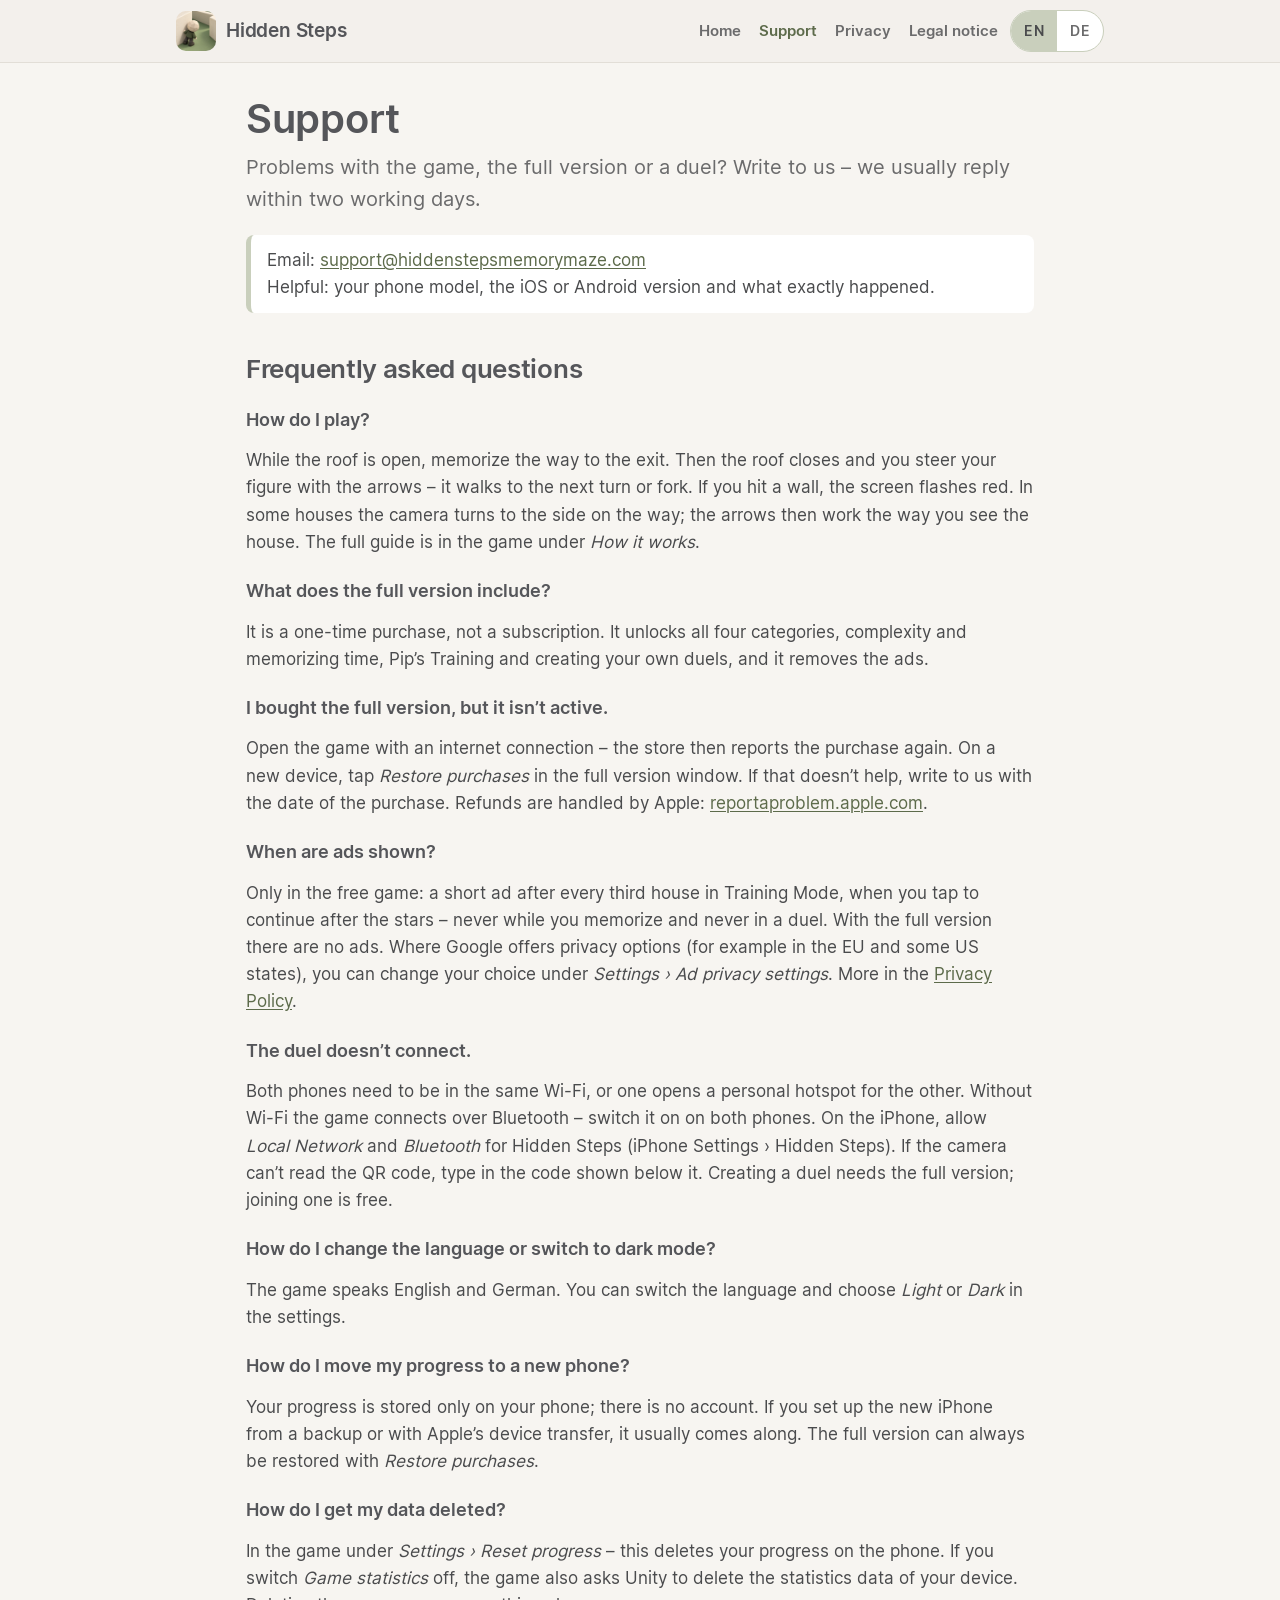
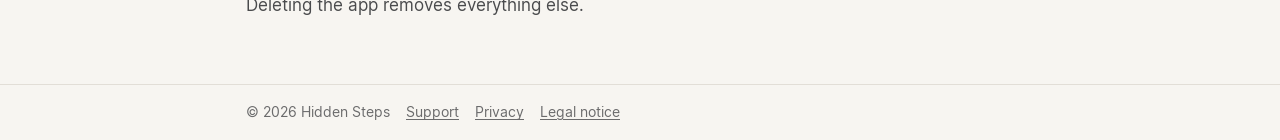
<file: help.html>
<!doctype html>
<html lang="en">
<head>
  <meta charset="utf-8">
  <meta name="viewport" content="width=device-width, initial-scale=1">
  <title>Support – Hidden Steps</title>
  <link rel="alternate" hreflang="en" href="https://hiddenstepsmemorymaze.com/help.html">
  <link rel="alternate" hreflang="de" href="https://hiddenstepsmemorymaze.com/support.html">
  <link rel="alternate" hreflang="x-default" href="https://hiddenstepsmemorymaze.com/help.html">
  <link rel="icon" href="assets/favicon.png">
  <link rel="apple-touch-icon" href="assets/apple-touch-icon.png">
  <link rel="stylesheet" href="assets/style.css">
</head>
<body>
  <header class="top">
    <div class="top__inner">
      <a class="top__brand" href="./"><img src="assets/icon.png" alt="">Hidden Steps</a>
      <nav>
        <a href="./">Home</a>
        <a href="help.html" aria-current="page">Support</a>
        <a href="privacy.html">Privacy</a>
        <a href="legal.html">Legal notice</a>
      </nav>
      <div class="lang" role="group" aria-label="Choose language">
        <a href="help.html" hreflang="en" lang="en" aria-label="English" aria-current="true">EN</a>
        <a href="support.html" hreflang="de" lang="de" aria-label="Deutsch">DE</a>
      </div>
    </div>
  </header>

  <main>
    <h1>Support</h1>
    <p class="lead">Problems with the game, the full version or a duel? Write to us – we usually reply within two working
      days.</p>
    <div class="box">
      Email: <a href="mailto:support@hiddenstepsmemorymaze.com?subject=Hidden%20Steps">support@hiddenstepsmemorymaze.com</a><br>
      Helpful: your phone model, the iOS or Android version and what exactly happened.
    </div>

    <h2>Frequently asked questions</h2>

    <h3>How do I play?</h3>
    <p>While the roof is open, memorize the way to the exit. Then the roof closes and you steer your figure with the arrows –
      it walks to the next turn or fork. If you hit a wall, the screen flashes red. In some houses the camera turns to the
      side on the way; the arrows then work the way you see the house. The full guide is in the game under
      <em>How it works</em>.</p>

    <h3>What does the full version include?</h3>
    <p>It is a one-time purchase, not a subscription. It unlocks all four categories, complexity and memorizing time,
      Pip’s Training and creating your own duels, and it removes the ads.</p>

    <h3>I bought the full version, but it isn’t active.</h3>
    <p>Open the game with an internet connection – the store then reports the purchase again. On a new device, tap
      <em>Restore purchases</em> in the full version window. If that doesn’t help, write to us with the date of the purchase.
      Refunds are handled by Apple: <a href="https://reportaproblem.apple.com" rel="noopener">reportaproblem.apple.com</a>.</p>

    <h3>When are ads shown?</h3>
    <p>Only in the free game: a short ad after every third house in Training Mode, when you tap to continue after the stars –
      never while you memorize and never in a duel. With the full version there are no ads. Where Google offers privacy
      options (for example in the EU and some US states), you can change your choice under <em>Settings › Ad privacy
      settings</em>. More in the <a href="privacy.html">Privacy Policy</a>.</p>

    <h3>The duel doesn’t connect.</h3>
    <p>Both phones need to be in the same Wi-Fi, or one opens a personal hotspot for the other. Without Wi-Fi the game connects
      over Bluetooth – switch it on on both phones. On the iPhone, allow <em>Local Network</em> and <em>Bluetooth</em> for
      Hidden Steps (iPhone Settings › Hidden Steps). If the camera can’t read the QR code, type in the code shown below it.
      Creating a duel needs the full version; joining one is free.</p>

    <h3>How do I change the language or switch to dark mode?</h3>
    <p>The game speaks English and German. You can switch the language and choose <em>Light</em> or <em>Dark</em> in the
      settings.</p>

    <h3>How do I move my progress to a new phone?</h3>
    <p>Your progress is stored only on your phone; there is no account. If you set up the new iPhone from a backup or
      with Apple’s device transfer, it usually comes along. The full version can always be restored with <em>Restore
      purchases</em>.</p>

    <h3>How do I get my data deleted?</h3>
    <p>In the game under <em>Settings › Reset progress</em> – this deletes your progress on the phone. If you switch
      <em>Game statistics</em> off, the game also asks Unity to delete the statistics data of your device. Deleting the app
      removes everything else.</p>
  </main>

  <footer>
    <div class="inner">
      <span>© 2026 Hidden Steps</span>
      <a href="help.html">Support</a>
      <a href="privacy.html">Privacy</a>
      <a href="legal.html">Legal notice</a>
    </div>
  </footer>
</body>
</html>
</file>
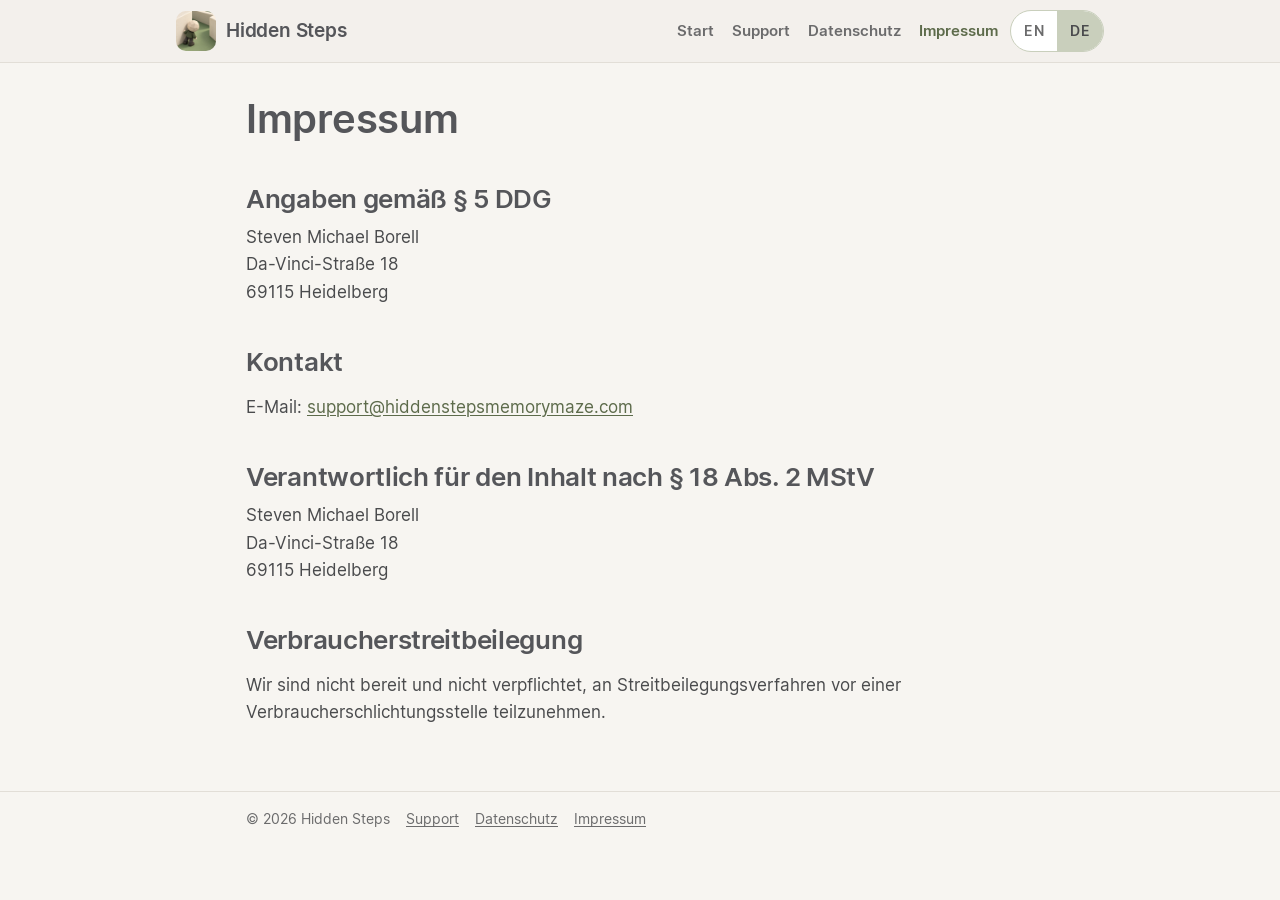
<file: impressum.html>
<!doctype html>
<html lang="de">
<head>
  <meta charset="utf-8">
  <meta name="viewport" content="width=device-width, initial-scale=1">
  <title>Impressum – Hidden Steps</title>
  <link rel="alternate" hreflang="en" href="https://hiddenstepsmemorymaze.com/legal.html">
  <link rel="alternate" hreflang="de" href="https://hiddenstepsmemorymaze.com/impressum.html">
  <link rel="alternate" hreflang="x-default" href="https://hiddenstepsmemorymaze.com/legal.html">
  <link rel="icon" href="assets/favicon.png">
  <link rel="apple-touch-icon" href="assets/apple-touch-icon.png">
  <link rel="stylesheet" href="assets/style.css">
</head>
<body>
  <header class="top">
    <div class="top__inner">
      <a class="top__brand" href="de.html"><img src="assets/icon.png" alt="">Hidden Steps</a>
      <nav>
        <a href="de.html">Start</a>
        <a href="support.html">Support</a>
        <a href="datenschutz.html">Datenschutz</a>
        <a href="impressum.html" aria-current="page">Impressum</a>
      </nav>
      <div class="lang" role="group" aria-label="Sprache wählen">
        <a href="legal.html" hreflang="en" lang="en" aria-label="English">EN</a>
        <a href="impressum.html" hreflang="de" lang="de" aria-label="Deutsch" aria-current="true">DE</a>
      </div>
    </div>
  </header>

  <main>
    <h1>Impressum</h1>

    <h2>Angaben gemäß § 5 DDG</h2>
    <address>
      Steven Michael Borell<br>
      Da-Vinci-Straße 18<br>
      69115 Heidelberg
    </address>

    <h2>Kontakt</h2>
    <p>E-Mail: <a href="mailto:support@hiddenstepsmemorymaze.com">support@hiddenstepsmemorymaze.com</a></p>

    <h2>Verantwortlich für den Inhalt nach § 18 Abs. 2 MStV</h2>
    <address>
      Steven Michael Borell<br>
      Da-Vinci-Straße 18<br>
      69115 Heidelberg
    </address>

    <h2>Verbraucherstreitbeilegung</h2>
    <p>Wir sind nicht bereit und nicht verpflichtet, an Streitbeilegungsverfahren vor einer Verbraucherschlichtungsstelle
      teilzunehmen.</p>
  </main>

  <footer>
    <div class="inner">
      <span>© 2026 Hidden Steps</span>
      <a href="support.html">Support</a>
      <a href="datenschutz.html">Datenschutz</a>
      <a href="impressum.html">Impressum</a>
    </div>
  </footer>
</body>
</html>
</file>
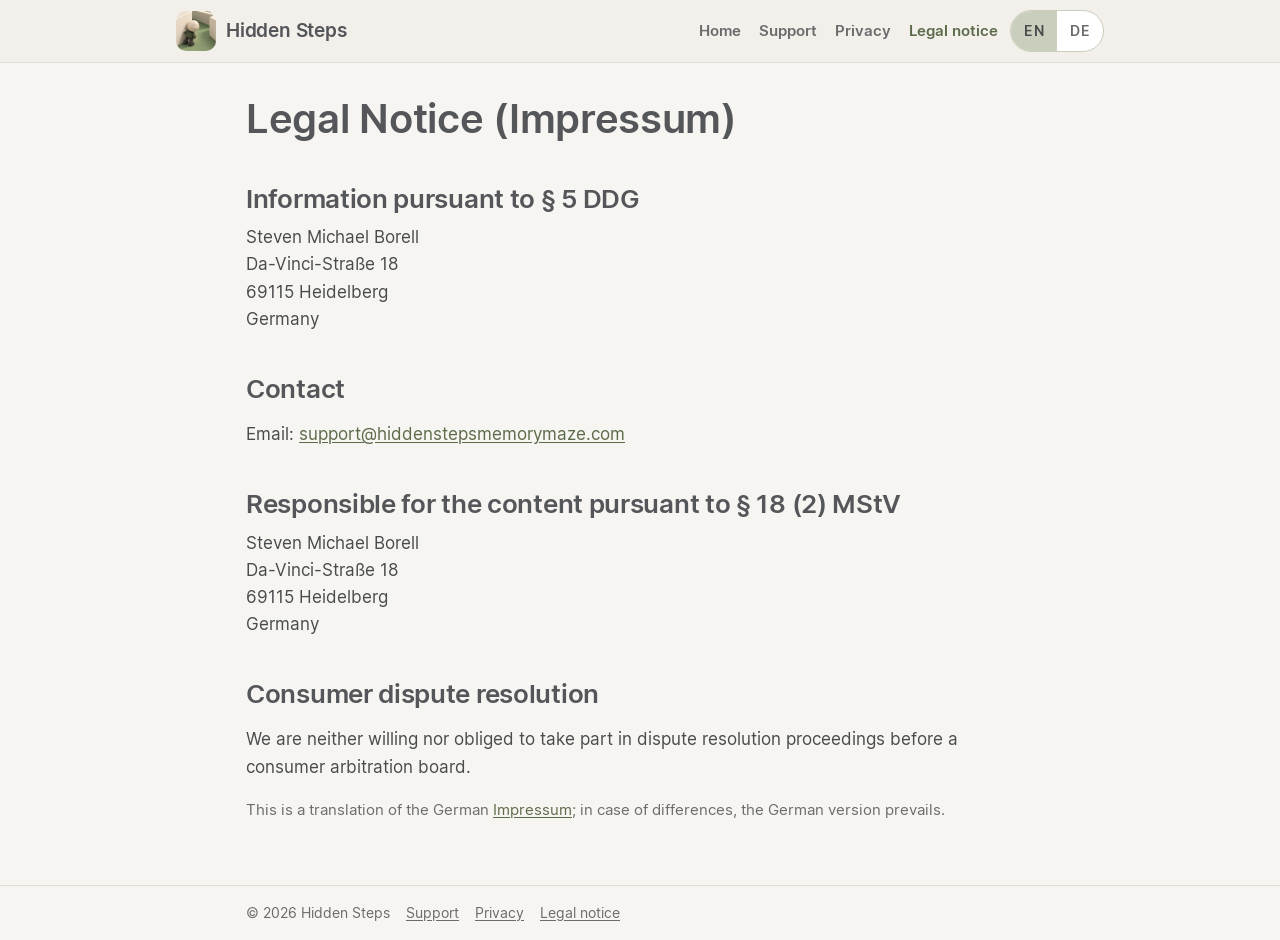
<file: legal.html>
<!doctype html>
<html lang="en">
<head>
  <meta charset="utf-8">
  <meta name="viewport" content="width=device-width, initial-scale=1">
  <title>Legal Notice – Hidden Steps</title>
  <link rel="alternate" hreflang="en" href="https://hiddenstepsmemorymaze.com/legal.html">
  <link rel="alternate" hreflang="de" href="https://hiddenstepsmemorymaze.com/impressum.html">
  <link rel="alternate" hreflang="x-default" href="https://hiddenstepsmemorymaze.com/legal.html">
  <link rel="icon" href="assets/favicon.png">
  <link rel="apple-touch-icon" href="assets/apple-touch-icon.png">
  <link rel="stylesheet" href="assets/style.css">
</head>
<body>
  <header class="top">
    <div class="top__inner">
      <a class="top__brand" href="./"><img src="assets/icon.png" alt="">Hidden Steps</a>
      <nav>
        <a href="./">Home</a>
        <a href="help.html">Support</a>
        <a href="privacy.html">Privacy</a>
        <a href="legal.html" aria-current="page">Legal notice</a>
      </nav>
      <div class="lang" role="group" aria-label="Choose language">
        <a href="legal.html" hreflang="en" lang="en" aria-label="English" aria-current="true">EN</a>
        <a href="impressum.html" hreflang="de" lang="de" aria-label="Deutsch">DE</a>
      </div>
    </div>
  </header>

  <main>
    <h1>Legal Notice (Impressum)</h1>

    <h2>Information pursuant to § 5 DDG</h2>
    <address>
      Steven Michael Borell<br>
      Da-Vinci-Straße 18<br>
      69115 Heidelberg<br>
      Germany
    </address>

    <h2>Contact</h2>
    <p>Email: <a href="mailto:support@hiddenstepsmemorymaze.com">support@hiddenstepsmemorymaze.com</a></p>

    <h2>Responsible for the content pursuant to § 18 (2) MStV</h2>
    <address>
      Steven Michael Borell<br>
      Da-Vinci-Straße 18<br>
      69115 Heidelberg<br>
      Germany
    </address>

    <h2>Consumer dispute resolution</h2>
    <p>We are neither willing nor obliged to take part in dispute resolution proceedings before a consumer arbitration board.</p>

    <p class="stand">This is a translation of the German <a href="impressum.html" lang="de">Impressum</a>; in case of differences,
      the German version prevails.</p>
  </main>

  <footer>
    <div class="inner">
      <span>© 2026 Hidden Steps</span>
      <a href="help.html">Support</a>
      <a href="privacy.html">Privacy</a>
      <a href="legal.html">Legal notice</a>
    </div>
  </footer>
</body>
</html>
</file>
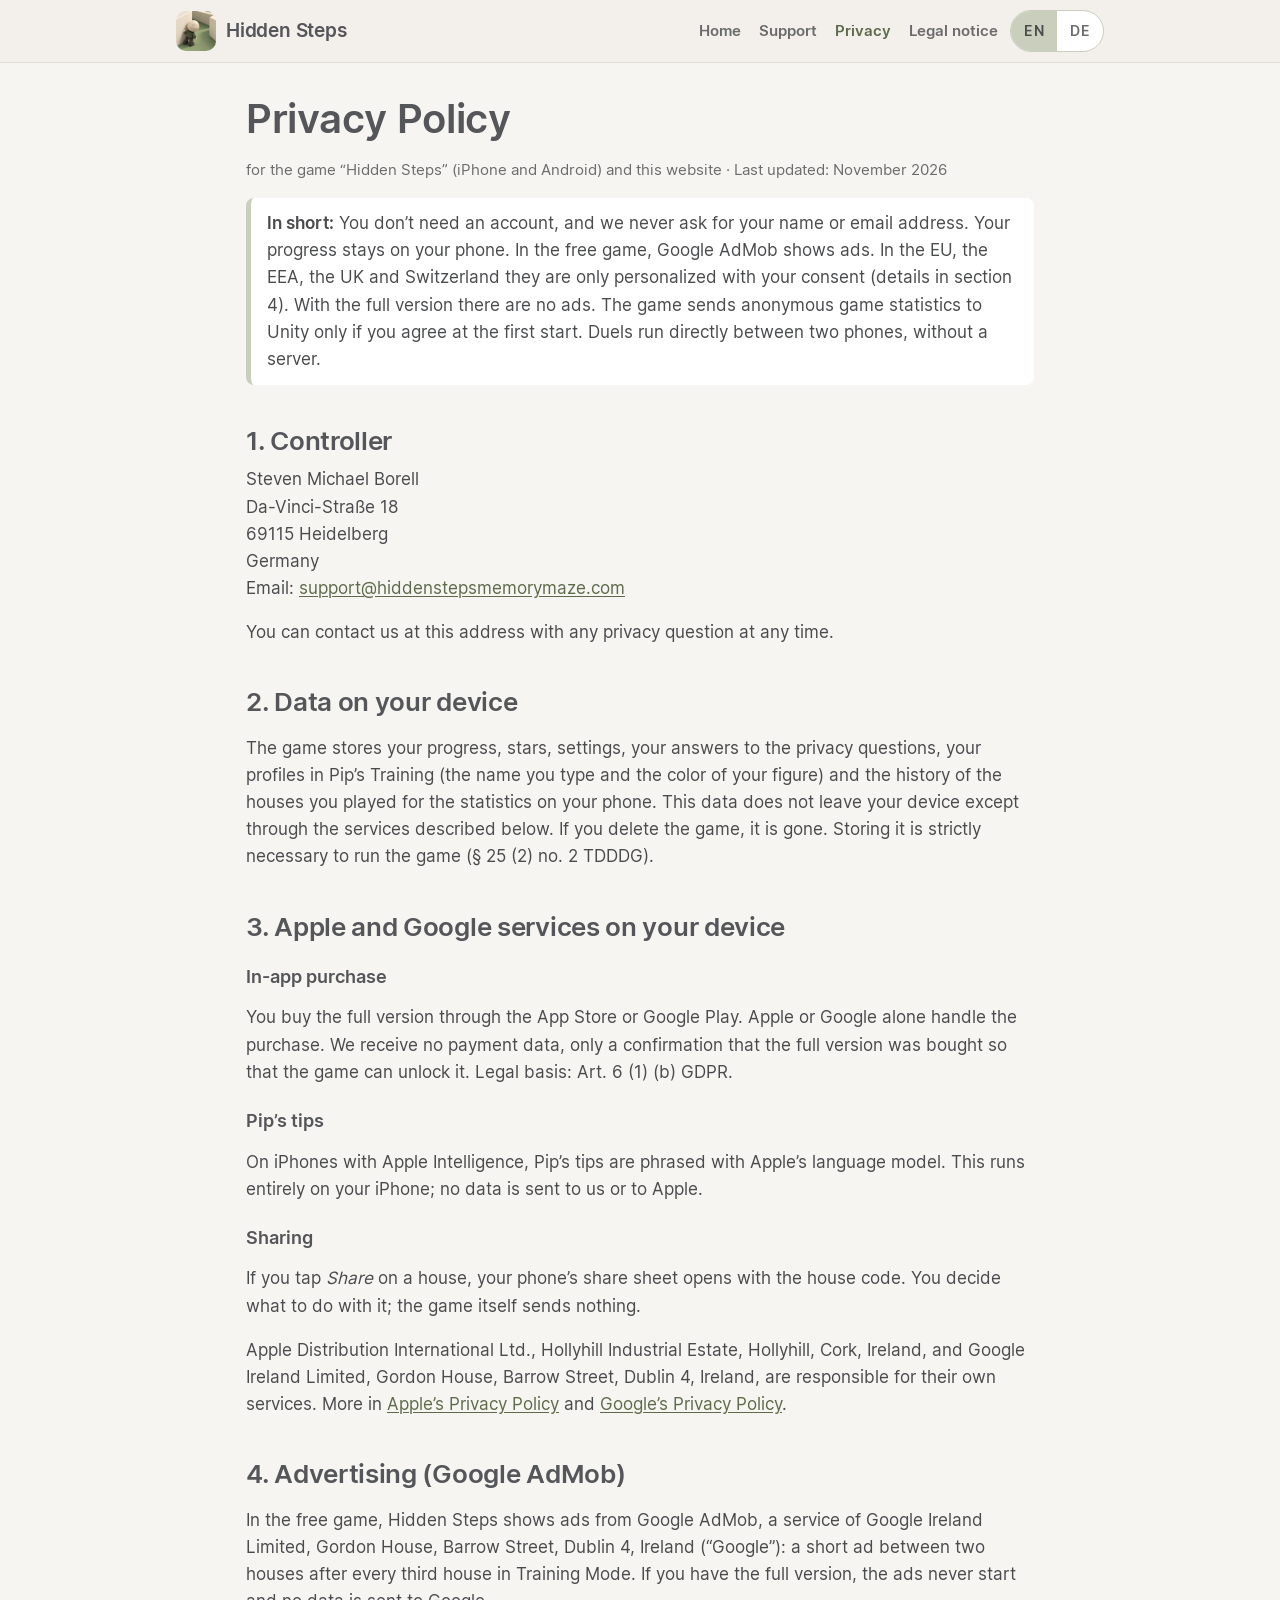
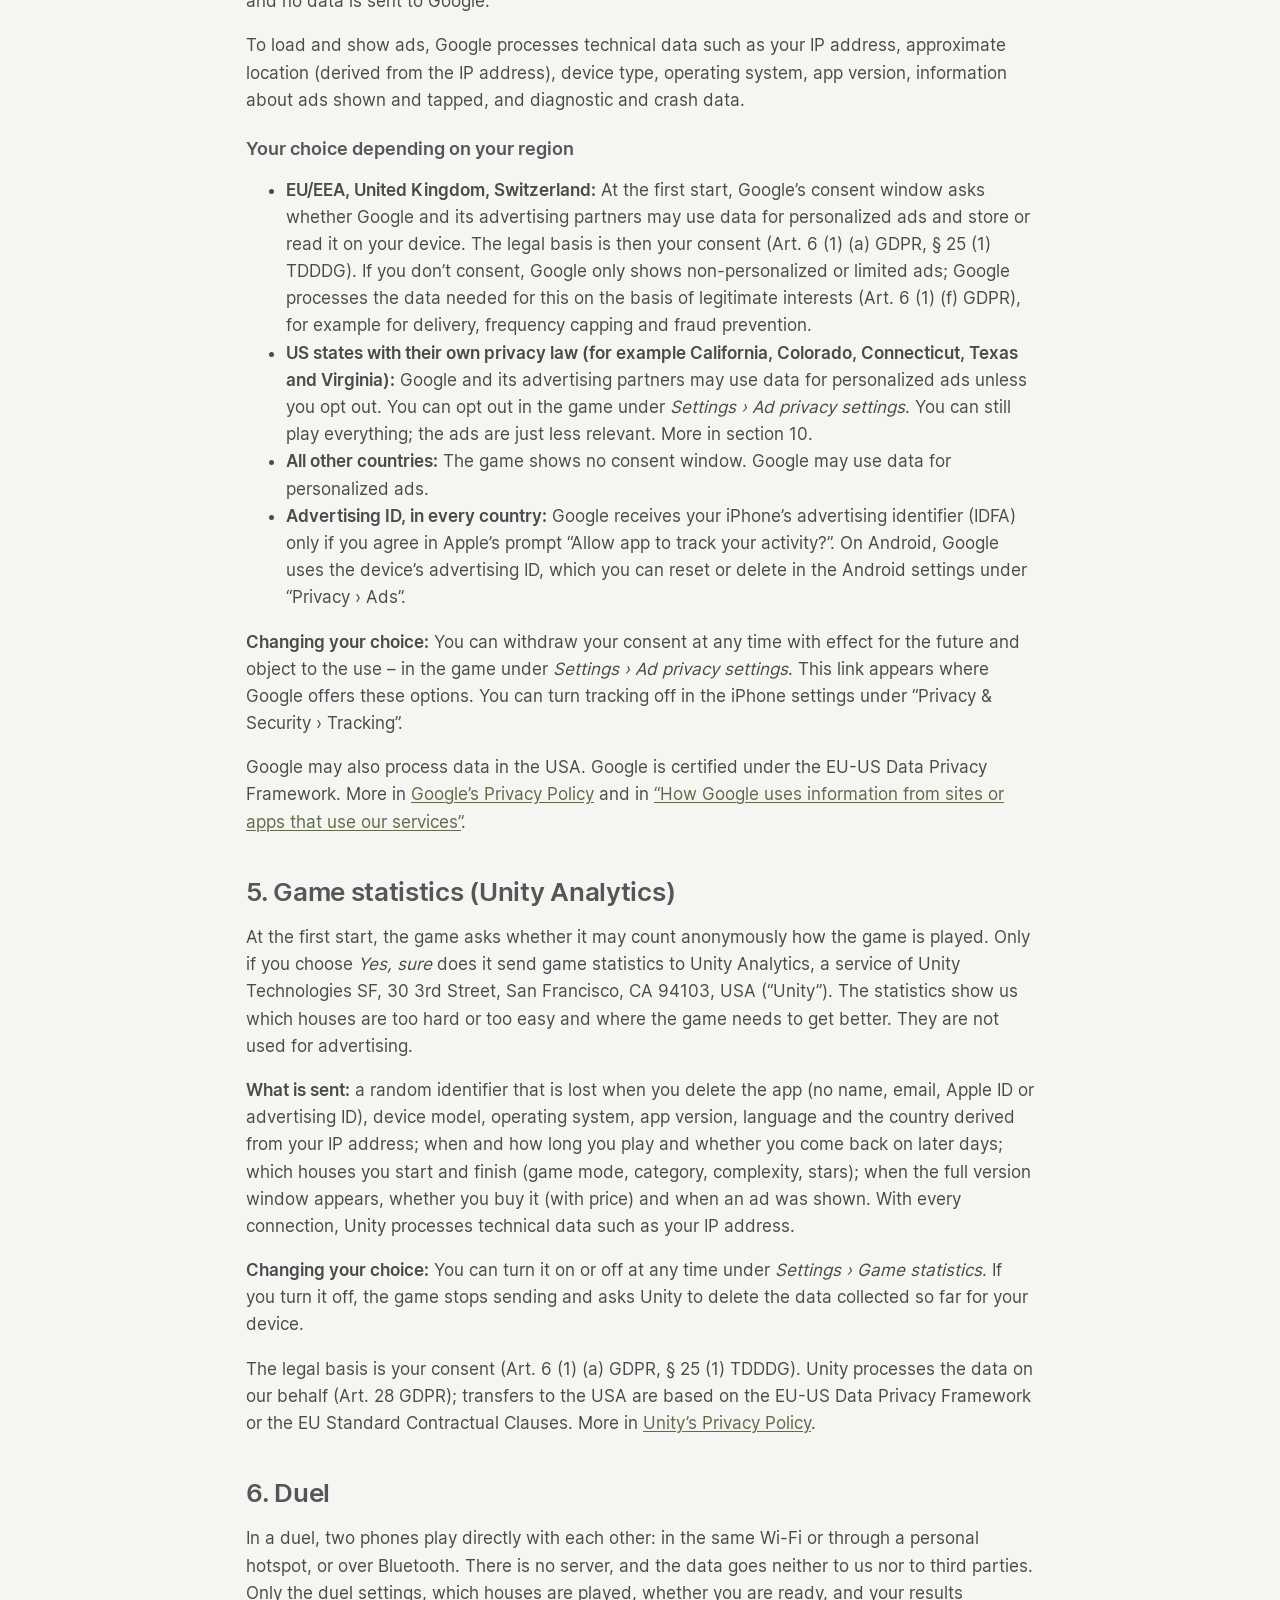
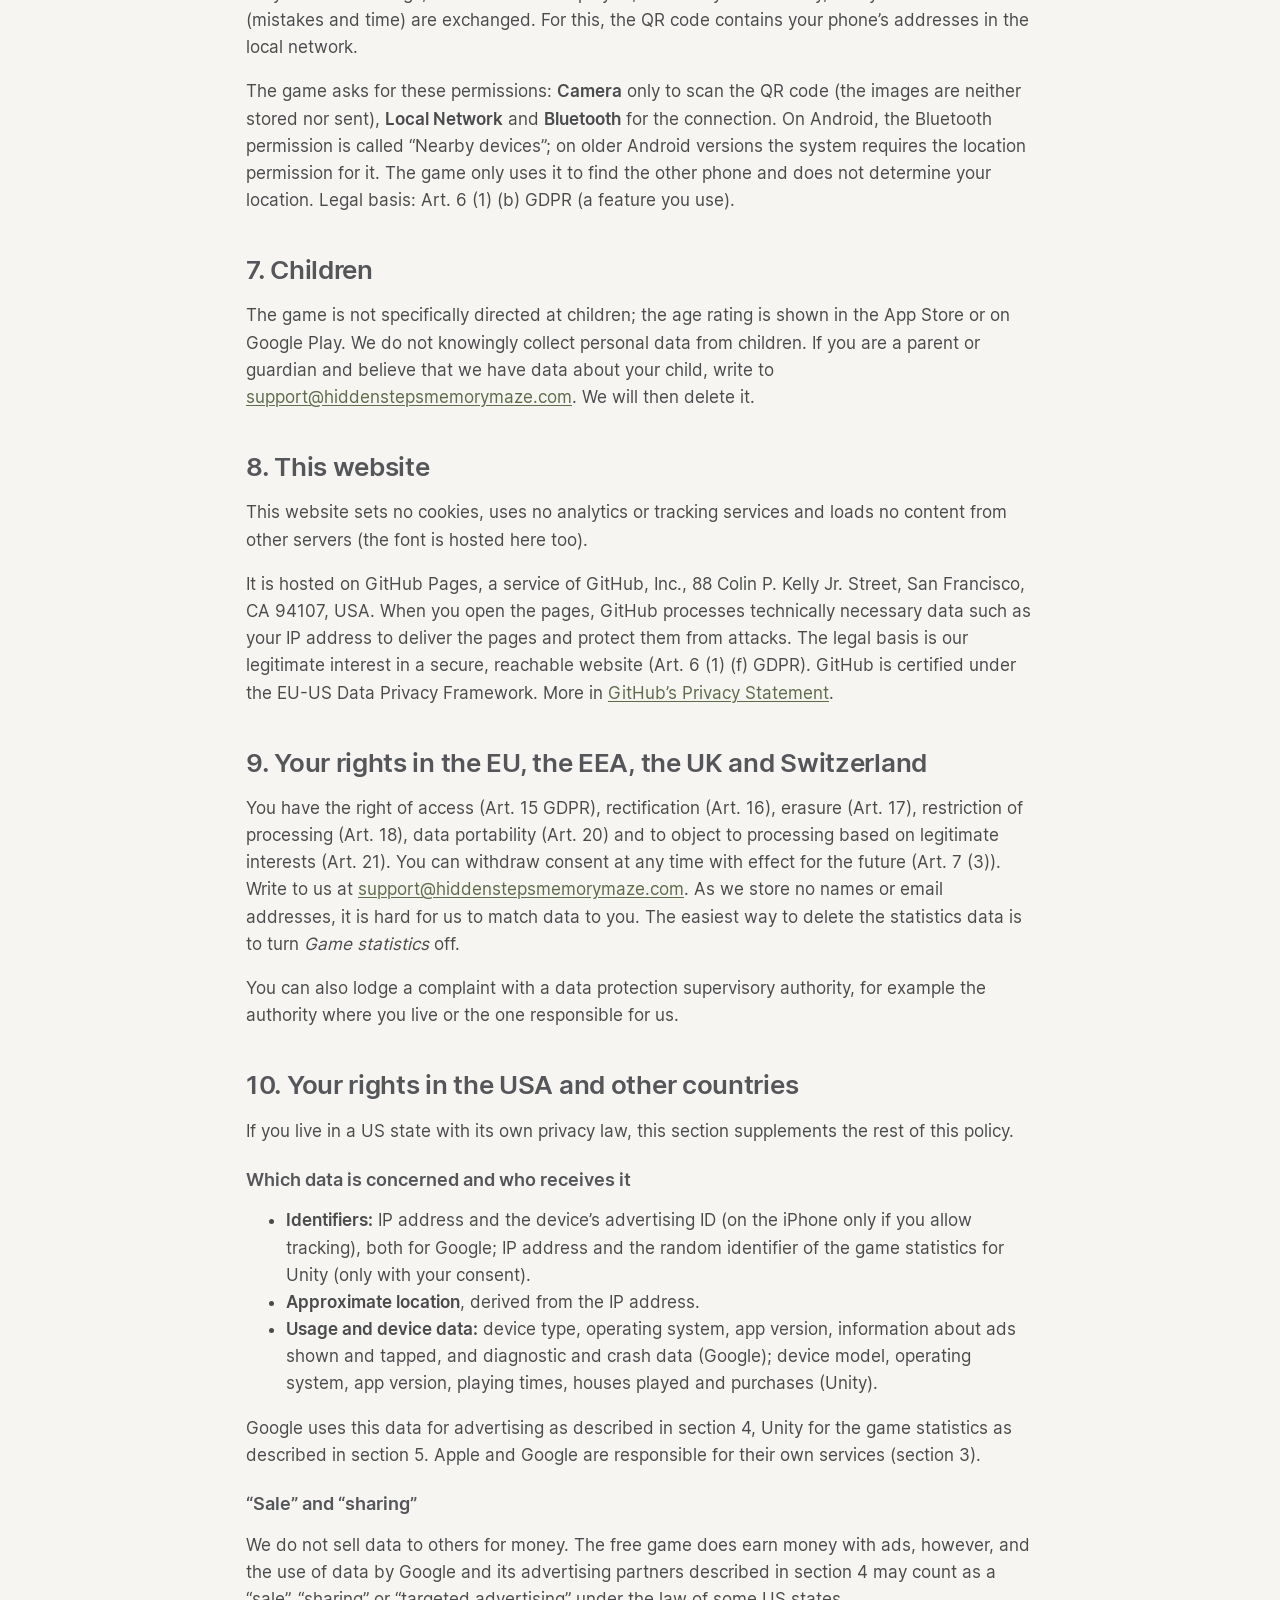
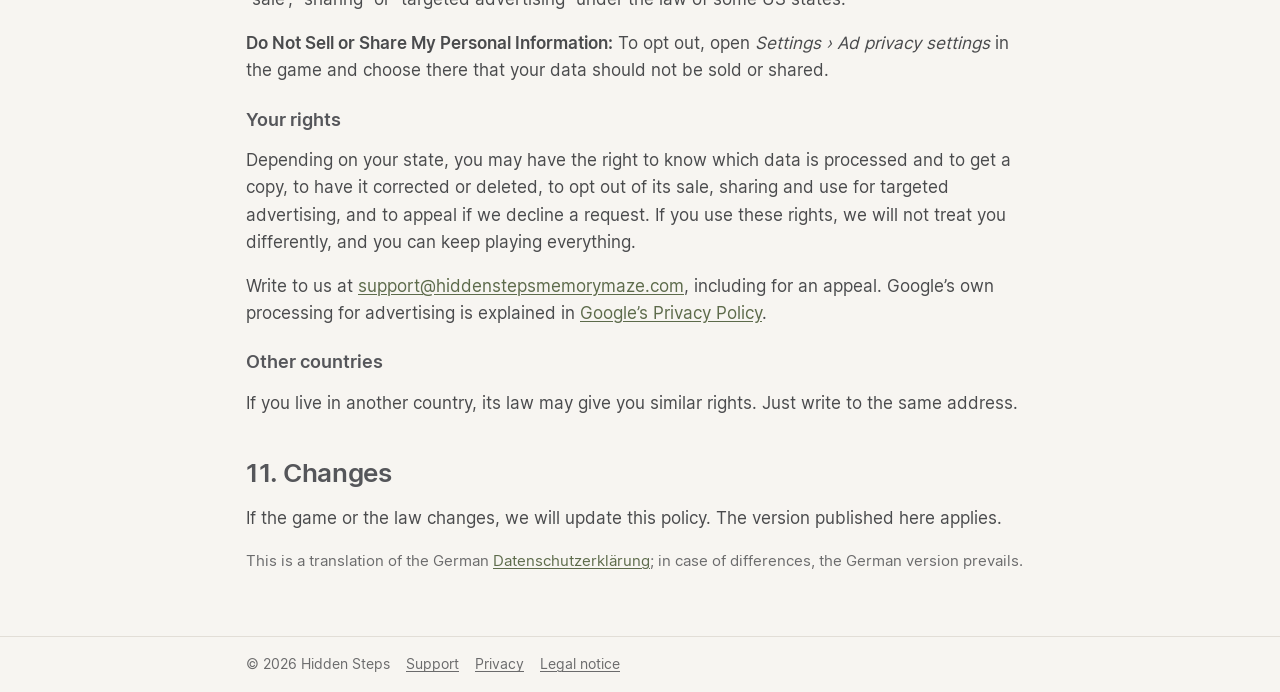
<file: privacy.html>
<!doctype html>
<html lang="en">
<head>
  <meta charset="utf-8">
  <meta name="viewport" content="width=device-width, initial-scale=1">
  <title>Privacy Policy – Hidden Steps</title>
  <link rel="alternate" hreflang="en" href="https://hiddenstepsmemorymaze.com/privacy.html">
  <link rel="alternate" hreflang="de" href="https://hiddenstepsmemorymaze.com/datenschutz.html">
  <link rel="alternate" hreflang="x-default" href="https://hiddenstepsmemorymaze.com/privacy.html">
  <link rel="icon" href="assets/favicon.png">
  <link rel="apple-touch-icon" href="assets/apple-touch-icon.png">
  <link rel="stylesheet" href="assets/style.css">
</head>
<body>
  <header class="top">
    <div class="top__inner">
      <a class="top__brand" href="./"><img src="assets/icon.png" alt="">Hidden Steps</a>
      <nav>
        <a href="./">Home</a>
        <a href="help.html">Support</a>
        <a href="privacy.html" aria-current="page">Privacy</a>
        <a href="legal.html">Legal notice</a>
      </nav>
      <div class="lang" role="group" aria-label="Choose language">
        <a href="privacy.html" hreflang="en" lang="en" aria-label="English" aria-current="true">EN</a>
        <a href="datenschutz.html" hreflang="de" lang="de" aria-label="Deutsch">DE</a>
      </div>
    </div>
  </header>

  <main>
    <h1>Privacy Policy</h1>
    <p class="stand">for the game “Hidden Steps” (iPhone and Android) and this website · Last updated: November 2026</p>

    <div class="box">
      <strong>In short:</strong> You don’t need an account, and we never ask for your name or email address. Your progress
      stays on your phone. In the free game, Google AdMob shows ads. In the EU, the EEA, the UK and Switzerland they are only
      personalized with your consent (details in section 4). With the full version there are no ads. The game sends anonymous
      game statistics to Unity only if you agree at the first start. Duels run directly between two phones, without a server.
    </div>

    <h2>1. Controller</h2>
    <address>
      Steven Michael Borell<br>
      Da-Vinci-Straße 18<br>
      69115 Heidelberg<br>
      Germany<br>
      Email: <a href="mailto:support@hiddenstepsmemorymaze.com">support@hiddenstepsmemorymaze.com</a>
    </address>
    <p>You can contact us at this address with any privacy question at any time.</p>

    <h2>2. Data on your device</h2>
    <p>The game stores your progress, stars, settings, your answers to the privacy questions, your profiles in Pip’s Training
      (the name you type and the color of your figure) and the history of the houses you played for the statistics on your
      phone. This data does not leave your device except through the services described below. If you delete the game, it is
      gone. Storing it is strictly necessary to run the game (§ 25 (2) no. 2 TDDDG).</p>

    <h2>3. Apple and Google services on your device</h2>
    <h3>In-app purchase</h3>
    <p>You buy the full version through the App Store or Google Play. Apple or Google alone handle the purchase. We receive no
      payment data, only a confirmation that the full version was bought so that the game can unlock it. Legal basis:
      Art. 6 (1) (b) GDPR.</p>
    <h3>Pip’s tips</h3>
    <p>On iPhones with Apple Intelligence, Pip’s tips are phrased with Apple’s language model. This runs entirely on your
      iPhone; no data is sent to us or to Apple.</p>
    <h3>Sharing</h3>
    <p>If you tap <em>Share</em> on a house, your phone’s share sheet opens with the house code. You decide what to do with
      it; the game itself sends nothing.</p>
    <p>Apple Distribution International Ltd., Hollyhill Industrial Estate, Hollyhill, Cork, Ireland, and Google Ireland Limited,
      Gordon House, Barrow Street, Dublin 4, Ireland, are responsible for their own services. More in
      <a href="https://www.apple.com/legal/privacy/" rel="noopener">Apple’s Privacy Policy</a> and
      <a href="https://policies.google.com/privacy?hl=en" rel="noopener">Google’s Privacy Policy</a>.</p>

    <h2>4. Advertising (Google AdMob)</h2>
    <p>In the free game, Hidden Steps shows ads from Google AdMob, a service of Google Ireland Limited, Gordon House, Barrow
      Street, Dublin 4, Ireland (“Google”): a short ad between two houses after every third house in Training Mode. If you have
      the full version, the ads never start and no data is sent to Google.</p>
    <p>To load and show ads, Google processes technical data such as your IP address, approximate location (derived from the IP
      address), device type, operating system, app version, information about ads shown and tapped, and diagnostic and crash
      data.</p>
    <h3>Your choice depending on your region</h3>
    <ul>
      <li><strong>EU/EEA, United Kingdom, Switzerland:</strong> At the first start, Google’s consent window asks whether Google
        and its advertising partners may use data for personalized ads and store or read it on your device. The legal basis is
        then your consent (Art. 6 (1) (a) GDPR, § 25 (1) TDDDG). If you don’t consent, Google only shows non-personalized or
        limited ads; Google processes the data needed for this on the basis of legitimate interests (Art. 6 (1) (f) GDPR), for
        example for delivery, frequency capping and fraud prevention.</li>
      <li><strong>US states with their own privacy law (for example California, Colorado, Connecticut, Texas and
        Virginia):</strong> Google and its advertising partners may use data for personalized ads unless you opt out. You can
        opt out in the game under <em>Settings › Ad privacy settings</em>. You can still play everything; the ads are just less
        relevant. More in section 10.</li>
      <li><strong>All other countries:</strong> The game shows no consent window. Google may use data for personalized ads.</li>
      <li><strong>Advertising ID, in every country:</strong> Google receives your iPhone’s advertising identifier (IDFA) only if
        you agree in Apple’s prompt “Allow app to track your activity?”. On Android, Google uses the device’s advertising ID,
        which you can reset or delete in the Android settings under “Privacy › Ads”.</li>
    </ul>
    <p><strong>Changing your choice:</strong> You can withdraw your consent at any time with effect for the future and object to
      the use – in the game under <em>Settings › Ad privacy settings</em>. This link appears where Google offers these options.
      You can turn tracking off in the iPhone settings under “Privacy &amp; Security › Tracking”.</p>
    <p>Google may also process data in the USA. Google is certified under the EU-US Data Privacy Framework. More in
      <a href="https://policies.google.com/privacy?hl=en" rel="noopener">Google’s Privacy Policy</a> and in
      <a href="https://policies.google.com/technologies/partner-sites?hl=en" rel="noopener">“How Google uses information from sites or apps that use our services”</a>.</p>

    <h2>5. Game statistics (Unity Analytics)</h2>
    <p>At the first start, the game asks whether it may count anonymously how the game is played. Only if you choose <em>Yes,
      sure</em> does it send game statistics to Unity Analytics, a service of Unity Technologies SF, 30 3rd Street,
      San Francisco, CA 94103, USA (“Unity”). The statistics show us which houses are too hard or too easy and where the game
      needs to get better. They are not used for advertising.</p>
    <p><strong>What is sent:</strong> a random identifier that is lost when you delete the app (no name, email, Apple ID or
      advertising ID), device model, operating system, app version, language and the country derived from your IP address;
      when and how long you play and whether you come back on later days; which houses you start and finish (game mode,
      category, complexity, stars); when the full version window appears, whether you buy it (with price) and when an ad was
      shown. With every connection, Unity processes technical data such as your IP address.</p>
    <p><strong>Changing your choice:</strong> You can turn it on or off at any time under <em>Settings › Game statistics</em>.
      If you turn it off, the game stops sending and asks Unity to delete the data collected so far for your device.</p>
    <p>The legal basis is your consent (Art. 6 (1) (a) GDPR, § 25 (1) TDDDG). Unity processes the data on our behalf
      (Art. 28 GDPR); transfers to the USA are based on the EU-US Data Privacy Framework or the EU Standard Contractual
      Clauses. More in <a href="https://unity.com/legal/privacy-policy" rel="noopener">Unity’s Privacy Policy</a>.</p>

    <h2>6. Duel</h2>
    <p>In a duel, two phones play directly with each other: in the same Wi-Fi or through a personal hotspot, or over Bluetooth.
      There is no server, and the data goes neither to us nor to third parties. Only the duel settings, which houses are played,
      whether you are ready, and your results (mistakes and time) are exchanged. For this, the QR code contains your phone’s
      addresses in the local network.</p>
    <p>The game asks for these permissions: <strong>Camera</strong> only to scan the QR code (the images are neither stored nor
      sent), <strong>Local Network</strong> and <strong>Bluetooth</strong> for the connection. On Android, the Bluetooth
      permission is called “Nearby devices”; on older Android versions the system requires the location permission for it. The
      game only uses it to find the other phone and does not determine your location. Legal basis: Art. 6 (1) (b) GDPR (a
      feature you use).</p>

    <h2>7. Children</h2>
    <p>The game is not specifically directed at children; the age rating is shown in the App Store or on Google Play. We do
      not knowingly collect personal data from children. If you are a parent or guardian and believe that we have data about
      your child, write to <a href="mailto:support@hiddenstepsmemorymaze.com">support@hiddenstepsmemorymaze.com</a>. We will then delete it.</p>

    <h2>8. This website</h2>
    <p>This website sets no cookies, uses no analytics or tracking services and loads no content from other servers (the font
      is hosted here too).</p>
    <p>It is hosted on GitHub Pages, a service of GitHub, Inc., 88 Colin P. Kelly Jr. Street, San Francisco, CA 94107, USA. When
      you open the pages, GitHub processes technically necessary data such as your IP address to deliver the pages and protect
      them from attacks. The legal basis is our legitimate interest in a secure, reachable website (Art. 6 (1) (f) GDPR). GitHub
      is certified under the EU-US Data Privacy Framework. More in
      <a href="https://docs.github.com/en/site-policy/privacy-policies/github-general-privacy-statement" rel="noopener">GitHub’s Privacy Statement</a>.</p>

    <h2>9. Your rights in the EU, the EEA, the UK and Switzerland</h2>
    <p>You have the right of access (Art. 15 GDPR), rectification (Art. 16), erasure (Art. 17), restriction of processing
      (Art. 18), data portability (Art. 20) and to object to processing based on legitimate interests (Art. 21). You can
      withdraw consent at any time with effect for the future (Art. 7 (3)). Write to us at <a href="mailto:support@hiddenstepsmemorymaze.com">support@hiddenstepsmemorymaze.com</a>. As we store no names or
      email addresses, it is hard for us to match data to you. The easiest way to delete the statistics data is to turn
      <em>Game statistics</em> off.</p>
    <p>You can also lodge a complaint with a data protection supervisory authority, for example the authority where you live
      or the one responsible for us.</p>

    <h2>10. Your rights in the USA and other countries</h2>
    <p>If you live in a US state with its own privacy law, this section supplements the rest of this policy.</p>
    <h3>Which data is concerned and who receives it</h3>
    <ul>
      <li><strong>Identifiers:</strong> IP address and the device’s advertising ID (on the iPhone only if you allow tracking),
        both for Google; IP address and the random identifier of the game statistics for Unity (only with your consent).</li>
      <li><strong>Approximate location</strong>, derived from the IP address.</li>
      <li><strong>Usage and device data:</strong> device type, operating system, app version, information about ads shown and
        tapped, and diagnostic and crash data (Google); device model, operating system, app version, playing times, houses
        played and purchases (Unity).</li>
    </ul>
    <p>Google uses this data for advertising as described in section 4, Unity for the game statistics as described in
      section 5. Apple and Google are responsible for their own services (section 3).</p>
    <h3>“Sale” and “sharing”</h3>
    <p>We do not sell data to others for money. The free game does earn money with ads, however, and the use of data by Google
      and its advertising partners described in section 4 may count as a “sale”, “sharing” or “targeted advertising” under the
      law of some US states.</p>
    <p><strong>Do Not Sell or Share My Personal Information:</strong> To opt out, open <em>Settings › Ad privacy settings</em> in
      the game and choose there that your data should not be sold or shared.</p>
    <h3>Your rights</h3>
    <p>Depending on your state, you may have the right to know which data is processed and to get a copy, to have it corrected
      or deleted, to opt out of its sale, sharing and use for targeted advertising, and to appeal if we decline a request. If
      you use these rights, we will not treat you differently, and you can keep playing everything.</p>
    <p>Write to us at <a href="mailto:support@hiddenstepsmemorymaze.com">support@hiddenstepsmemorymaze.com</a>, including for an appeal. Google’s own processing for advertising is explained in
      <a href="https://policies.google.com/privacy?hl=en" rel="noopener">Google’s Privacy Policy</a>.</p>
    <h3>Other countries</h3>
    <p>If you live in another country, its law may give you similar rights. Just write to the same address.</p>

    <h2>11. Changes</h2>
    <p>If the game or the law changes, we will update this policy. The version published here applies.</p>

    <p class="stand">This is a translation of the German <a href="datenschutz.html" lang="de">Datenschutzerklärung</a>; in case of
      differences, the German version prevails.</p>
  </main>

  <footer>
    <div class="inner">
      <span>© 2026 Hidden Steps</span>
      <a href="help.html">Support</a>
      <a href="privacy.html">Privacy</a>
      <a href="legal.html">Legal notice</a>
    </div>
  </footer>
</body>
</html>
</file>
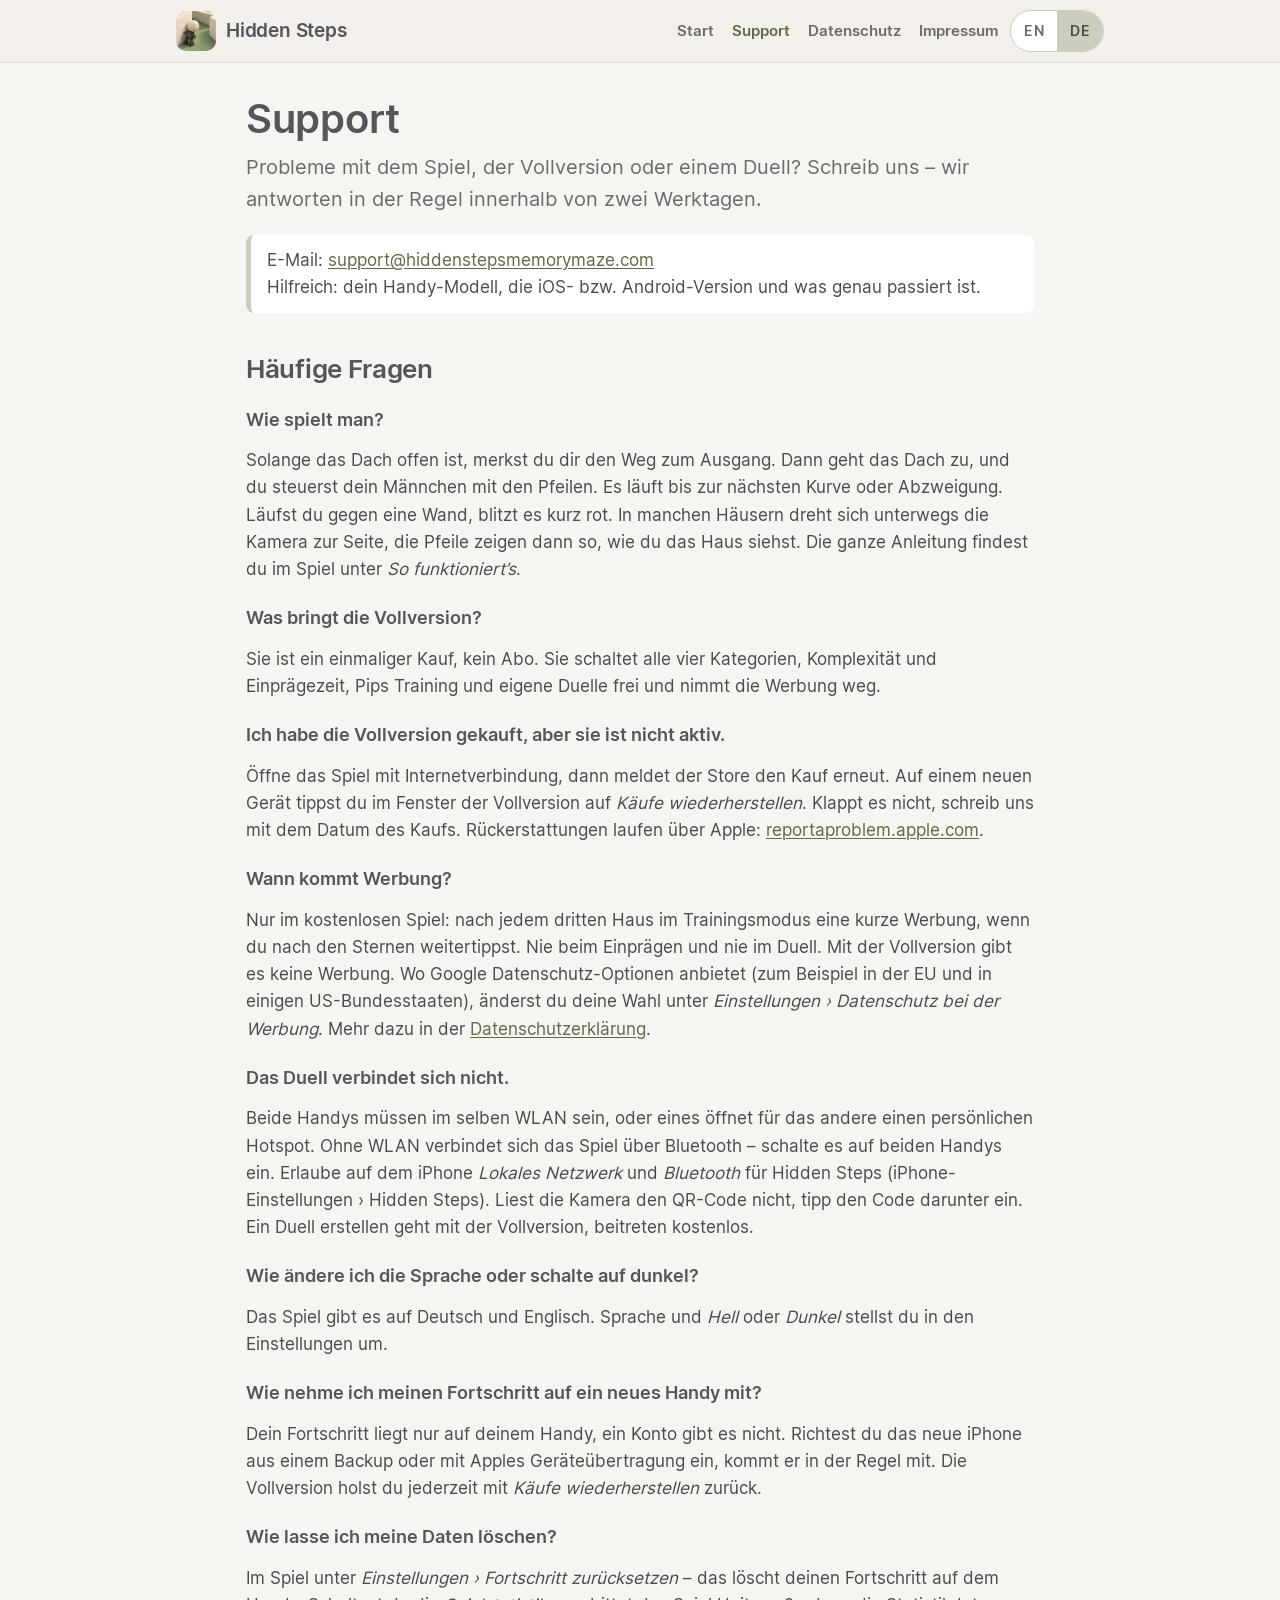
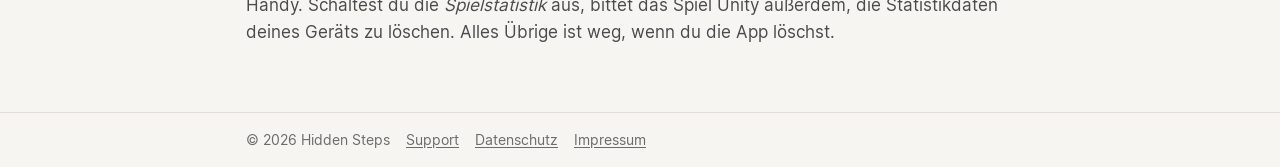
<file: support.html>
<!doctype html>
<html lang="de">
<head>
  <meta charset="utf-8">
  <meta name="viewport" content="width=device-width, initial-scale=1">
  <title>Support – Hidden Steps</title>
  <link rel="alternate" hreflang="en" href="https://hiddenstepsmemorymaze.com/help.html">
  <link rel="alternate" hreflang="de" href="https://hiddenstepsmemorymaze.com/support.html">
  <link rel="alternate" hreflang="x-default" href="https://hiddenstepsmemorymaze.com/help.html">
  <link rel="icon" href="assets/favicon.png">
  <link rel="apple-touch-icon" href="assets/apple-touch-icon.png">
  <link rel="stylesheet" href="assets/style.css">
</head>
<body>
  <header class="top">
    <div class="top__inner">
      <a class="top__brand" href="de.html"><img src="assets/icon.png" alt="">Hidden Steps</a>
      <nav>
        <a href="de.html">Start</a>
        <a href="support.html" aria-current="page">Support</a>
        <a href="datenschutz.html">Datenschutz</a>
        <a href="impressum.html">Impressum</a>
      </nav>
      <div class="lang" role="group" aria-label="Sprache wählen">
        <a href="help.html" hreflang="en" lang="en" aria-label="English">EN</a>
        <a href="support.html" hreflang="de" lang="de" aria-label="Deutsch" aria-current="true">DE</a>
      </div>
    </div>
  </header>

  <main>
    <h1>Support</h1>
    <p class="lead">Probleme mit dem Spiel, der Vollversion oder einem Duell? Schreib uns – wir antworten in der Regel
      innerhalb von zwei Werktagen.</p>
    <div class="box">
      E-Mail: <a href="mailto:support@hiddenstepsmemorymaze.com?subject=Hidden%20Steps">support@hiddenstepsmemorymaze.com</a><br>
      Hilfreich: dein Handy-Modell, die iOS- bzw. Android-Version und was genau passiert ist.
    </div>

    <h2>Häufige Fragen</h2>

    <h3>Wie spielt man?</h3>
    <p>Solange das Dach offen ist, merkst du dir den Weg zum Ausgang. Dann geht das Dach zu, und du steuerst dein Männchen mit
      den Pfeilen. Es läuft bis zur nächsten Kurve oder Abzweigung. Läufst du gegen eine Wand, blitzt es kurz rot. In manchen
      Häusern dreht sich unterwegs die Kamera zur Seite, die Pfeile zeigen dann so, wie du das Haus siehst. Die ganze Anleitung
      findest du im Spiel unter <em>So funktioniert’s</em>.</p>

    <h3>Was bringt die Vollversion?</h3>
    <p>Sie ist ein einmaliger Kauf, kein Abo. Sie schaltet alle vier Kategorien, Komplexität und Einprägezeit, Pips Training
      und eigene Duelle frei und nimmt die Werbung weg.</p>

    <h3>Ich habe die Vollversion gekauft, aber sie ist nicht aktiv.</h3>
    <p>Öffne das Spiel mit Internetverbindung, dann meldet der Store den Kauf erneut. Auf einem neuen Gerät tippst du im
      Fenster der Vollversion auf <em>Käufe wiederherstellen</em>. Klappt es nicht, schreib uns mit dem Datum des Kaufs.
      Rückerstattungen laufen über Apple: <a href="https://reportaproblem.apple.com" rel="noopener">reportaproblem.apple.com</a>.</p>

    <h3>Wann kommt Werbung?</h3>
    <p>Nur im kostenlosen Spiel: nach jedem dritten Haus im Trainingsmodus eine kurze Werbung, wenn du nach den Sternen
      weitertippst. Nie beim Einprägen und nie im Duell. Mit der Vollversion gibt es keine Werbung. Wo Google
      Datenschutz-Optionen anbietet (zum Beispiel in der EU und in einigen US-Bundesstaaten), änderst du deine Wahl unter
      <em>Einstellungen › Datenschutz bei der Werbung</em>. Mehr dazu in der <a href="datenschutz.html">Datenschutzerklärung</a>.</p>

    <h3>Das Duell verbindet sich nicht.</h3>
    <p>Beide Handys müssen im selben WLAN sein, oder eines öffnet für das andere einen persönlichen Hotspot. Ohne WLAN verbindet
      sich das Spiel über Bluetooth – schalte es auf beiden Handys ein. Erlaube auf dem iPhone <em>Lokales Netzwerk</em> und
      <em>Bluetooth</em> für Hidden Steps (iPhone-Einstellungen › Hidden Steps). Liest die Kamera den QR-Code nicht, tipp den
      Code darunter ein. Ein Duell erstellen geht mit der Vollversion, beitreten kostenlos.</p>

    <h3>Wie ändere ich die Sprache oder schalte auf dunkel?</h3>
    <p>Das Spiel gibt es auf Deutsch und Englisch. Sprache und <em>Hell</em> oder <em>Dunkel</em> stellst du in den
      Einstellungen um.</p>

    <h3>Wie nehme ich meinen Fortschritt auf ein neues Handy mit?</h3>
    <p>Dein Fortschritt liegt nur auf deinem Handy, ein Konto gibt es nicht. Richtest du das neue iPhone aus einem Backup oder
      mit Apples Geräteübertragung ein, kommt er in der Regel mit. Die Vollversion holst du jederzeit mit <em>Käufe
      wiederherstellen</em> zurück.</p>

    <h3>Wie lasse ich meine Daten löschen?</h3>
    <p>Im Spiel unter <em>Einstellungen › Fortschritt zurücksetzen</em> – das löscht deinen Fortschritt auf dem Handy. Schaltest
      du die <em>Spielstatistik</em> aus, bittet das Spiel Unity außerdem, die Statistikdaten deines Geräts zu löschen. Alles
      Übrige ist weg, wenn du die App löschst.</p>
  </main>

  <footer>
    <div class="inner">
      <span>© 2026 Hidden Steps</span>
      <a href="support.html">Support</a>
      <a href="datenschutz.html">Datenschutz</a>
      <a href="impressum.html">Impressum</a>
    </div>
  </footer>
</body>
</html>
</file>
<file: assets/style.css>
/* hiddenstepsmemorymaze.com – eine Datei für alle Seiten. Schrift lokal (kein Google-Fonts-Abruf, DSGVO).
   Farben wie im Spiel: heller Boden, Salbei, Elfenbein, warmes Grau. */
@font-face {
  font-family: "Inter";
  src: url("Inter-Regular.ttf") format("truetype");
  font-weight: 400;
  font-display: swap;
}
@font-face {
  font-family: "Inter";
  src: url("Inter-SemiBold.ttf") format("truetype");
  font-weight: 600;
  font-display: swap;
}

:root {
  --boden: #f7f5f1;
  --bild: #e9e6e1;
  --elfenbein: #f3f0ec;
  --karte: #ffffff;
  --salbei: #c9cfbc;
  --salbei-hell: #e4e8dc;
  --salbei-dunkel: #5d6b4b;
  --tinte: #4a4b4d;
  --titel: #55565a;
  --leise: #6b6b6c;
  --linie: #e2ded7;
}

* { box-sizing: border-box; }

html { -webkit-text-size-adjust: 100%; }

body {
  margin: 0;
  background: var(--boden);
  color: var(--tinte);
  font: 17px/1.6 "Inter", -apple-system, BlinkMacSystemFont, "Segoe UI", Roboto, Helvetica, Arial, sans-serif;
}

a { color: var(--salbei-dunkel); text-underline-offset: 2px; }
a:hover { color: var(--tinte); }

/* Kopfzeile */
.top {
  background: var(--elfenbein);
  border-bottom: 1px solid var(--linie);
}
.top__inner {
  max-width: 960px;
  margin: 0 auto;
  padding: 10px 16px;
  display: flex;
  align-items: center;
  gap: 12px;
  flex-wrap: wrap;
}
.top__brand {
  display: flex;
  align-items: center;
  gap: 10px;
  color: var(--titel);
  text-decoration: none;
  font-weight: 600;
  font-size: 19px;
  letter-spacing: -0.2px;
}
.top__brand img { width: 40px; height: 40px; border-radius: 10px; }
.top nav { margin-left: auto; display: flex; gap: 18px; flex-wrap: wrap; }
.top nav a { color: var(--leise); text-decoration: none; font-weight: 600; font-size: 15px; }
.top nav a:hover, .top nav a[aria-current="page"] { color: var(--salbei-dunkel); }

/* Sprachauswahl EN | DE: führt zur selben Seite in der anderen Sprache. Reine Links, kein Skript, nichts wird gespeichert. */
.lang {
  display: flex;
  flex: none;
  border: 1px solid var(--salbei);
  border-radius: 999px;
  overflow: hidden;
  background: var(--karte);
}
.lang a {
  padding: 10px 13px;
  color: var(--leise);
  font-size: 14px;
  font-weight: 600;
  line-height: 20px;
  letter-spacing: 0.5px;
  text-decoration: none;
}
.lang a:hover { color: var(--salbei-dunkel); }
.lang a[aria-current="true"] { background: var(--salbei); color: var(--tinte); }

/* Titelbild */
.hero { background: var(--bild); }
.hero img { display: block; width: 100%; max-width: 1400px; margin: 0 auto; height: auto; }

main {
  max-width: 820px;
  margin: 0 auto;
  padding: 32px 16px 48px;
}

h1, h2, h3 { color: var(--titel); font-weight: 600; letter-spacing: -0.3px; line-height: 1.2; }
h1 { font-size: 40px; margin: 0 0 8px; }
h2 { font-size: 26px; margin: 40px 0 10px; }
h3 { font-size: 18px; margin: 24px 0 4px; letter-spacing: 0; }

.motto {
  margin: 0 0 12px;
  color: var(--salbei-dunkel);
  font-weight: 600;
  font-size: 15px;
  letter-spacing: 1.5px;
  text-transform: uppercase;
}
.lead { font-size: 20px; color: var(--leise); margin-top: 0; }
.stand { color: var(--leise); font-size: 15px; }

/* Store-Hinweis */
.store {
  display: inline-block;
  margin: 8px 0 0;
  padding: 12px 22px;
  border-radius: 999px;
  background: var(--salbei);
  color: var(--tinte);
  font-weight: 600;
  text-decoration: none;
}
a.store:hover { background: var(--salbei-dunkel); color: #fff; }

/* So geht's: drei Schritte */
.schritte {
  list-style: none;
  counter-reset: schritt;
  padding: 0;
  margin: 20px 0;
  display: grid;
  grid-template-columns: repeat(auto-fit, minmax(220px, 1fr));
  gap: 16px;
}
.schritte li {
  counter-increment: schritt;
  background: var(--karte);
  border: 1px solid var(--linie);
  border-radius: 16px;
  padding: 16px 18px;
}
.schritte li::before {
  content: counter(schritt);
  display: inline-flex;
  align-items: center;
  justify-content: center;
  width: 32px;
  height: 32px;
  margin-bottom: 8px;
  border-radius: 50%;
  background: var(--salbei-hell);
  color: var(--salbei-dunkel);
  font-weight: 600;
}
.schritte strong { display: block; color: var(--titel); font-size: 18px; }
.schritte p { margin: 4px 0 0; }

/* Bildschirmfotos */
.fotos {
  display: flex;
  justify-content: center;
  gap: 24px;
  margin: 28px 0;
}
.fotos figure { margin: 0; flex: 0 1 253px; text-align: center; }
.fotos img {
  display: block;
  width: 100%;
  height: auto;
  border-radius: 28px;
  border: 1px solid var(--linie);
  box-shadow: 0 10px 30px rgba(74, 75, 77, 0.12);
}
.fotos figcaption { margin-top: 10px; color: var(--leise); font-size: 15px; }

.cards {
  display: grid;
  grid-template-columns: repeat(auto-fit, minmax(220px, 1fr));
  gap: 16px;
  margin: 20px 0;
}
.card {
  background: var(--karte);
  border: 1px solid var(--linie);
  border-radius: 16px;
  padding: 16px 18px;
}
.card strong { display: block; color: var(--salbei-dunkel); font-size: 19px; font-weight: 600; }
.card p { margin: 4px 0 0; }

.box {
  background: var(--karte);
  border-left: 5px solid var(--salbei);
  border-radius: 8px;
  padding: 12px 16px;
  margin: 16px 0;
}

address { font-style: normal; }

footer {
  border-top: 1px solid var(--linie);
  color: var(--leise);
  font-size: 14px;
}
footer .inner {
  max-width: 820px;
  margin: 0 auto;
  padding: 16px;
  display: flex;
  gap: 16px;
  flex-wrap: wrap;
}
footer a { color: var(--leise); }

/* Schmal: Marke und Sprachauswahl in der ersten Zeile, Menü darunter. */
@media (max-width: 720px) {
  .lang { margin-left: auto; }
  .top nav { order: 3; margin-left: 0; width: 100%; }
}

@media (max-width: 560px) {
  h1 { font-size: 32px; }
  .lead { font-size: 18px; }
  .fotos { gap: 12px; }
  .fotos img { border-radius: 18px; }
}
</file>
